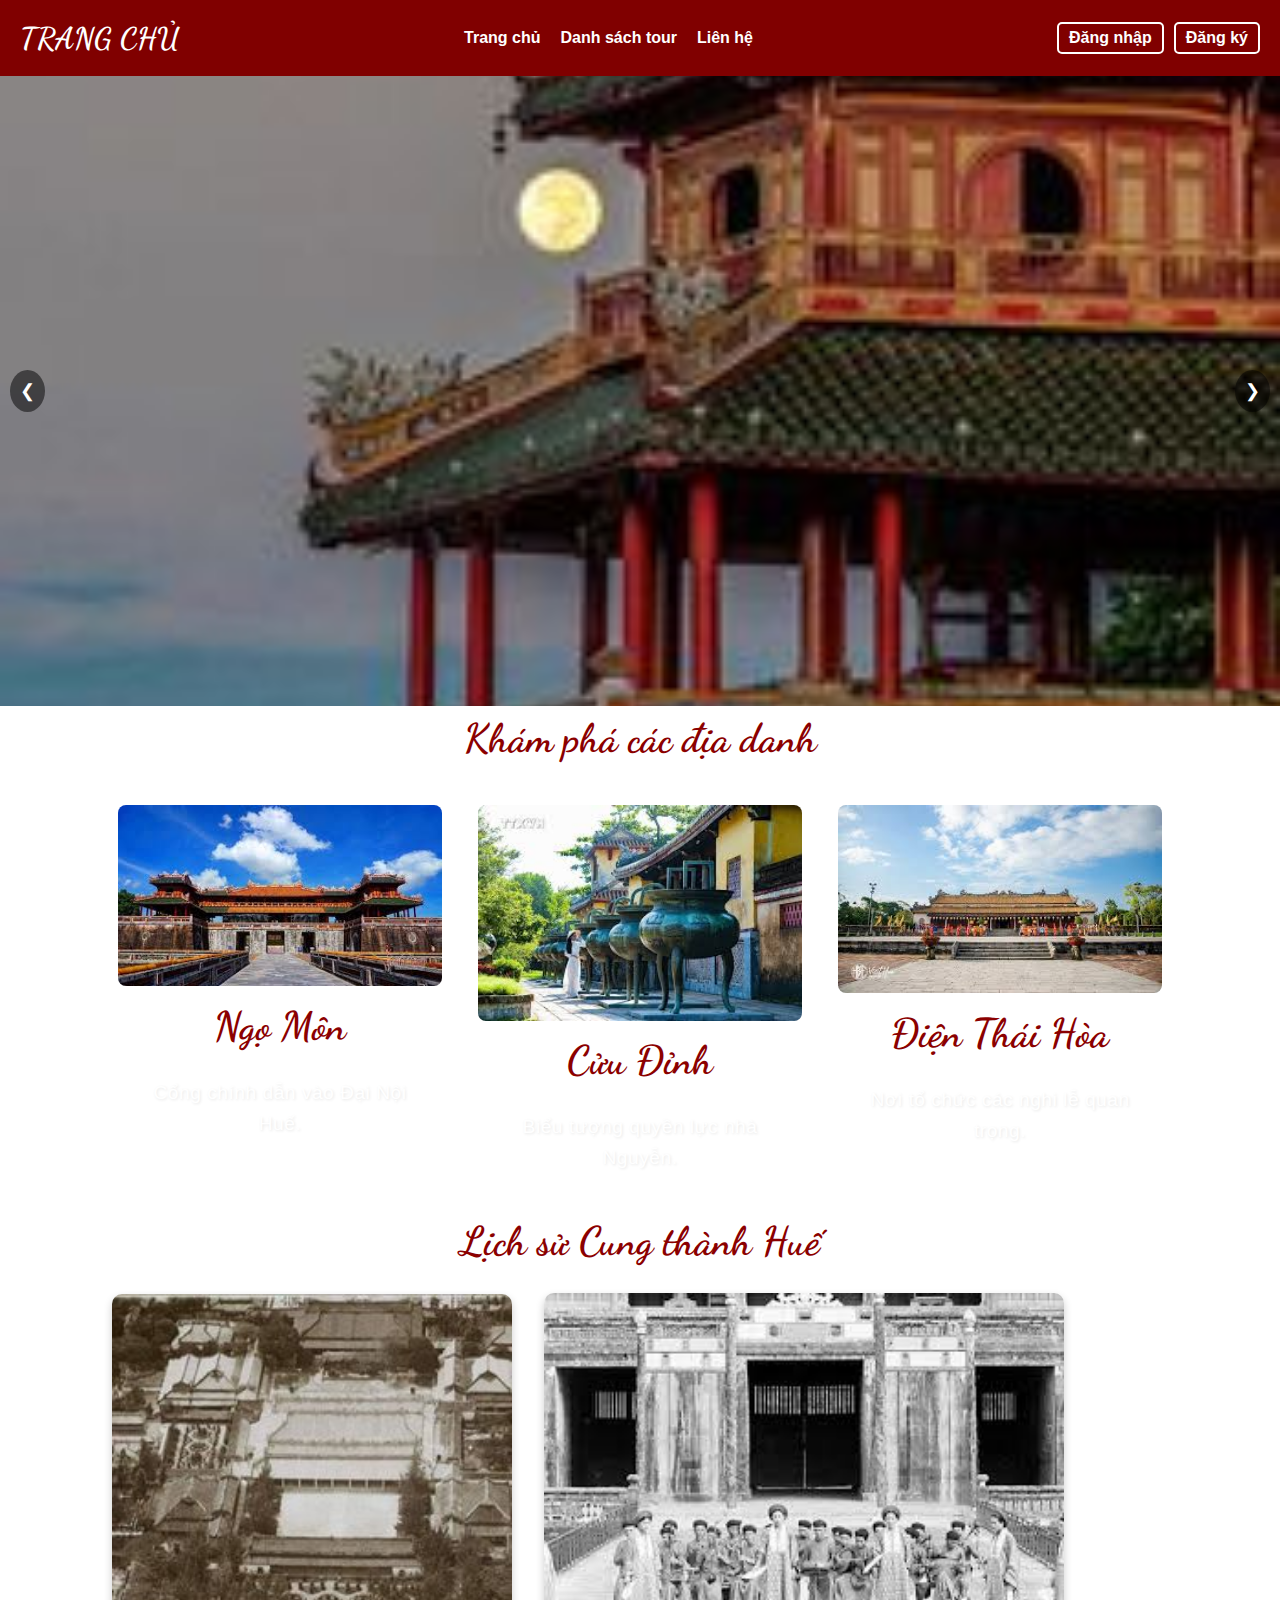
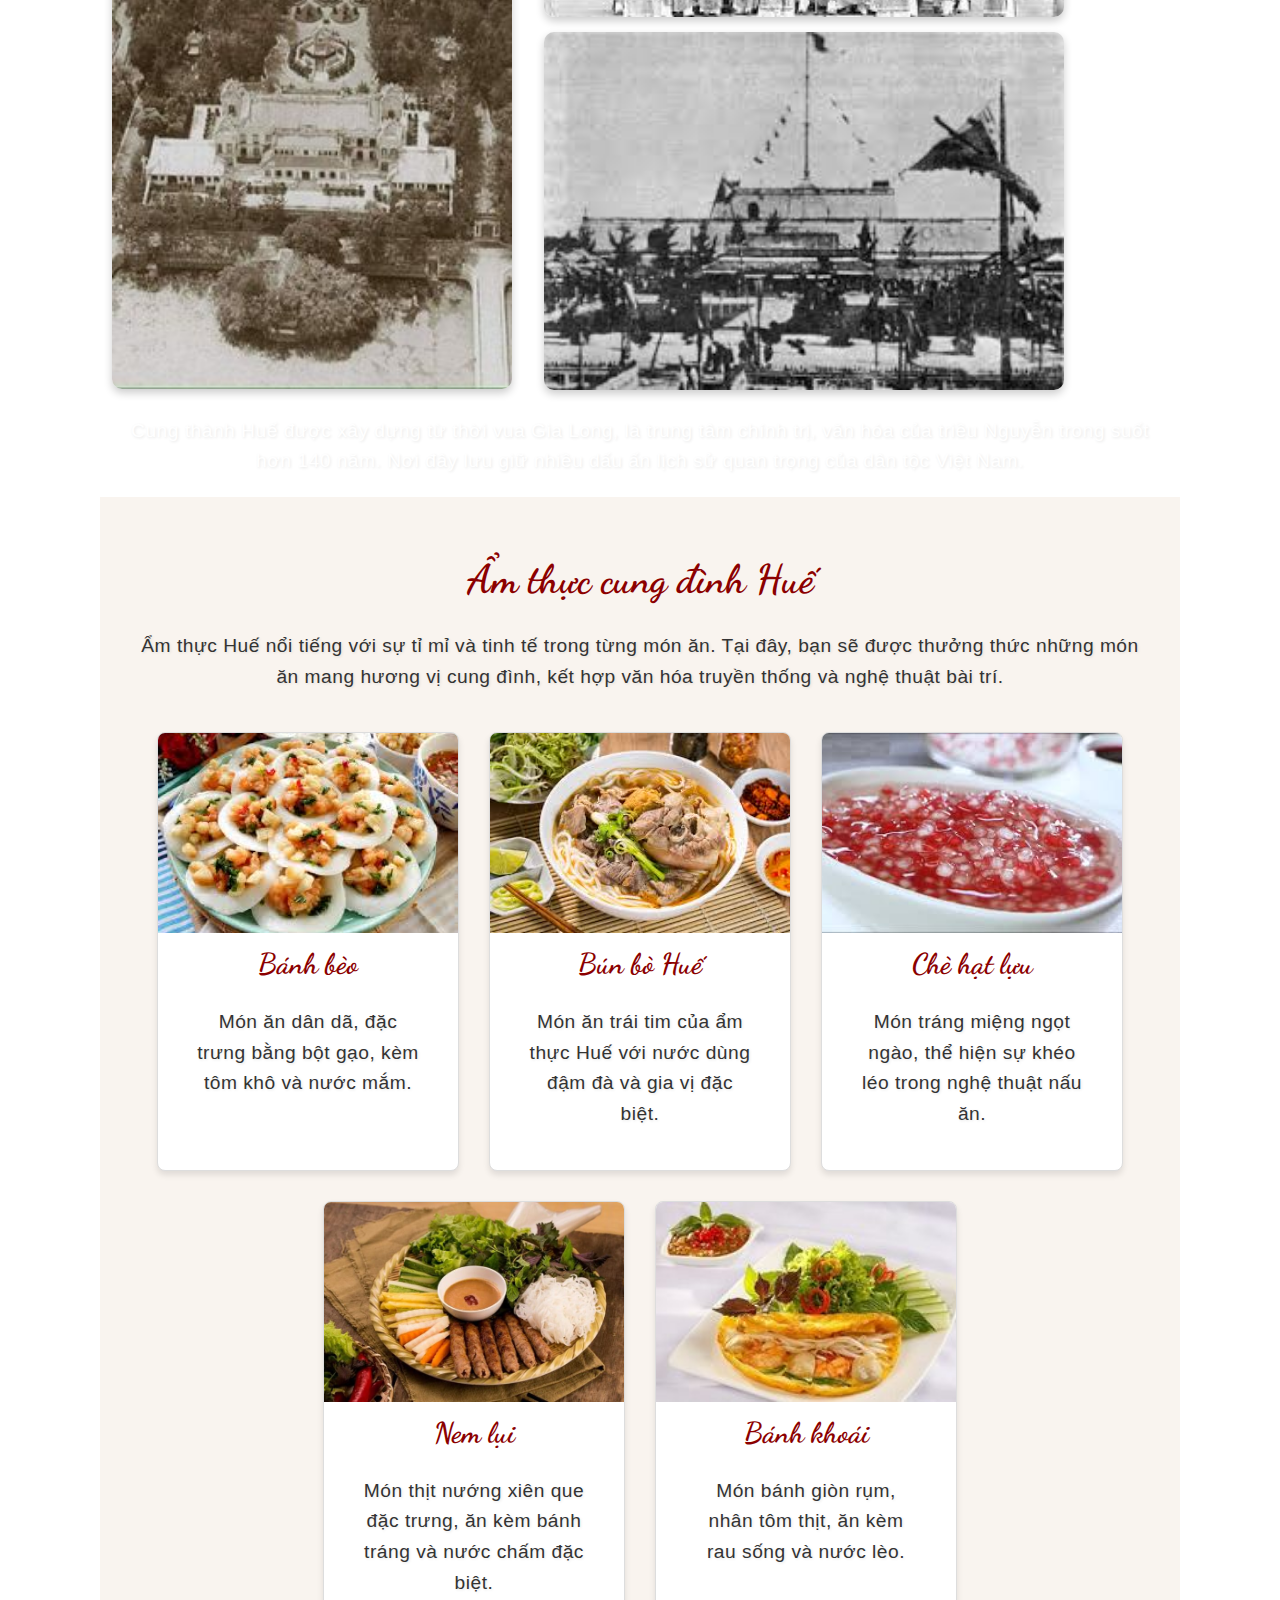
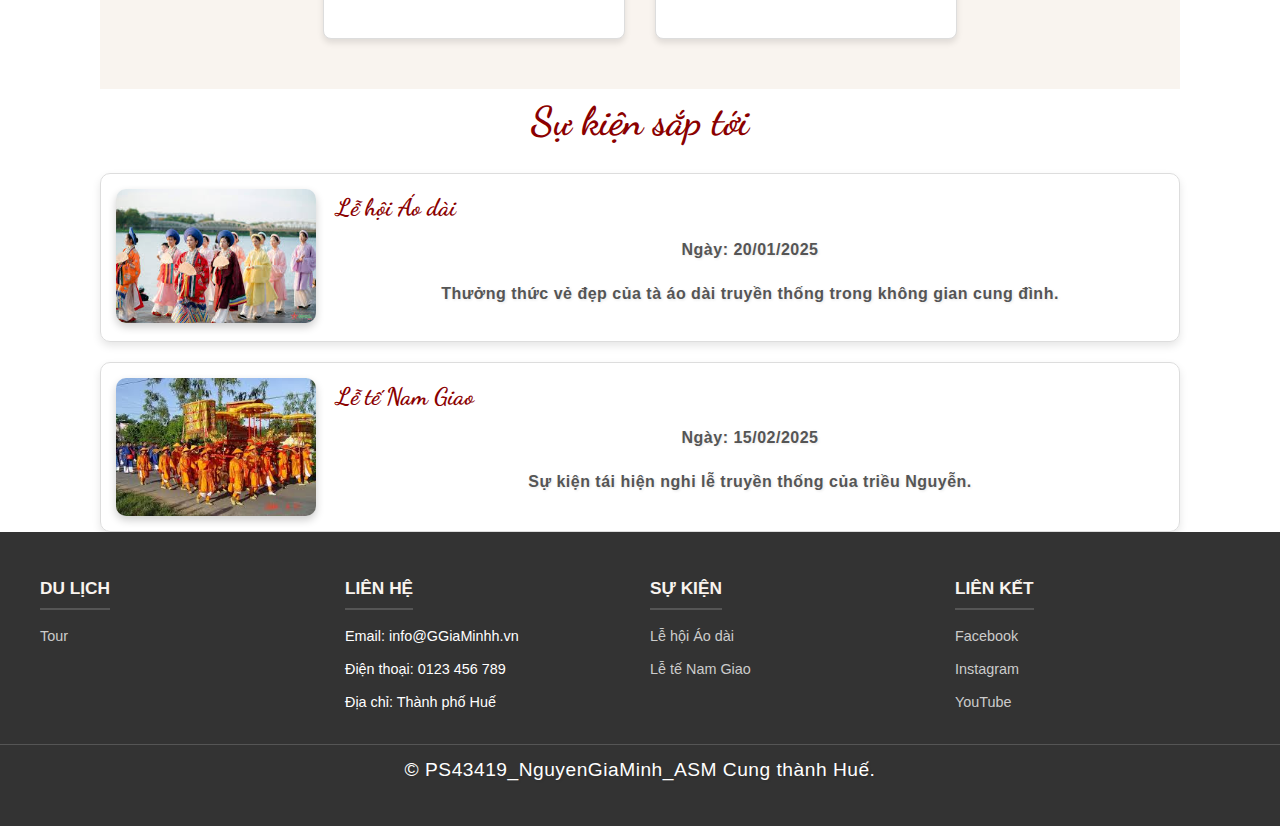
<file: index.html>
<!DOCTYPE html>
<html lang="vi">

<head>
    <meta charset="UTF-8">
    <meta name="viewport" content="width=device-width, initial-scale=1.0">
    <title>Khám phá Cung thành Huế</title>
    <link rel="stylesheet" href="index.css">
    <link rel="stylesheet" href="https://cdnjs.cloudflare.com/ajax/libs/font-awesome/6.4.2/css/all.min.css">
    <link rel="preconnect" href="https://fonts.googleapis.com">
    <link rel="preconnect" href="https://fonts.gstatic.com" crossorigin>
    <link href="https://fonts.googleapis.com/css2?family=Dancing+Script:wght@400..700&display=swap" rel="stylesheet">
    <script src="index.js"></script>
</head>

<body class="content scroll-reveal">

    <header>
        <nav class="navbar">
            <div class="logo">TRANG CHỦ</div>
            <ul class="menu">
                <li><a href="index.html">Trang chủ</a></li>
                <li><a href="Booking.html">Danh sách tour</a></li>
                <li><a href="#contact">Liên hệ</a></li>
                <li>
                    <a href="Cart.html" class="cart-icon">
                        <i class="fas fa-shopping-cart"></i>
                        <span id="cart-count">0</span>
                    </a>
                </li>
            </ul>
            <div class="user-info">
            </div>
        </nav>
    </header>

    <div class="banner">
        <div class="slider">
            <div class="slides">
                <div class="slide">
                    <img src="IMG/cungdinhhue.jpg" alt="Cung Đình Huế 1">
                </div>
                <div class="slide">
                    <img src="IMG/cungdinhhue3.jpg" alt="Cung Đình Huế 2">
                </div>
                <div class="slide">
                    <img src="IMG/cungdinhhue2.jpg" alt="Cung Đình Huế 3">
                </div>
            </div>
            <!-- Nút điều hướng -->
            <button class="prev" onclick="moveSlide(-1)">&#10094;</button>
            <button class="next" onclick="moveSlide(1)">&#10095;</button>
        </div>
    </div>

    <main>
        <section id="explore" class="content">
            <h2>Khám phá các địa danh</h2>
            <div class="places" id="dsdd">      
            </div>
        </section>

        <section id="history" class="content">
            <h2>Lịch sử Cung thành Huế</h2>
            <div id="history-content"></div>
        </section>

        <section id="cuisine" class="content">
            <h2>Ẩm thực cung đình Huế</h2>
            <p>
                Ẩm thực Huế nổi tiếng với sự tỉ mỉ và tinh tế trong từng món ăn. Tại đây, bạn sẽ được thưởng thức những món ăn mang hương vị cung đình, kết hợp văn hóa truyền thống và nghệ thuật bài trí.
            </p>
            <div id="cuisine-list"></div>
        </section>
        
        <section id="events" class="content">
            <h2>Sự kiện sắp tới</h2>
            <div id="event-list"></div>
        </section>
    </main>
   
    <footer>
        <div id="contact" class="footer-content">
            <div class="footer-column">
                <h4>Du lịch</h4>
                <ul>
                    <li><a href="Booking.html">Tour</a></li>
                </ul>
            </div>
            <div class="footer-column">
                <h4>Liên hệ</h4>
                <ul>
                    <li>Email: info@GGiaMinhh.vn</li>
                    <li>Điện thoại: 0123 456 789</li>
                    <li>Địa chỉ: Thành phố Huế</li>
                </ul>
            </div>
            <div class="footer-column">
                <h4>Sự kiện</h4>
                <ul>
                    <li><a href="#events">Lễ hội Áo dài</a></li>
                    <li><a href="#events">Lễ tế Nam Giao</a></li>
                </ul>
            </div>
            <div class="footer-column">
                <h4>Liên kết</h4>
                <ul>
                    <li><a href="#">Facebook</a></li>
                    <li><a href="#">Instagram</a></li>
                    <li><a href="#">YouTube</a></li>
                </ul>
            </div>
        </div>
        <p>&copy; PS43419_NguyenGiaMinh_ASM Cung thành Huế.</p>
    </footer>
    
</body>
</html>
</file>
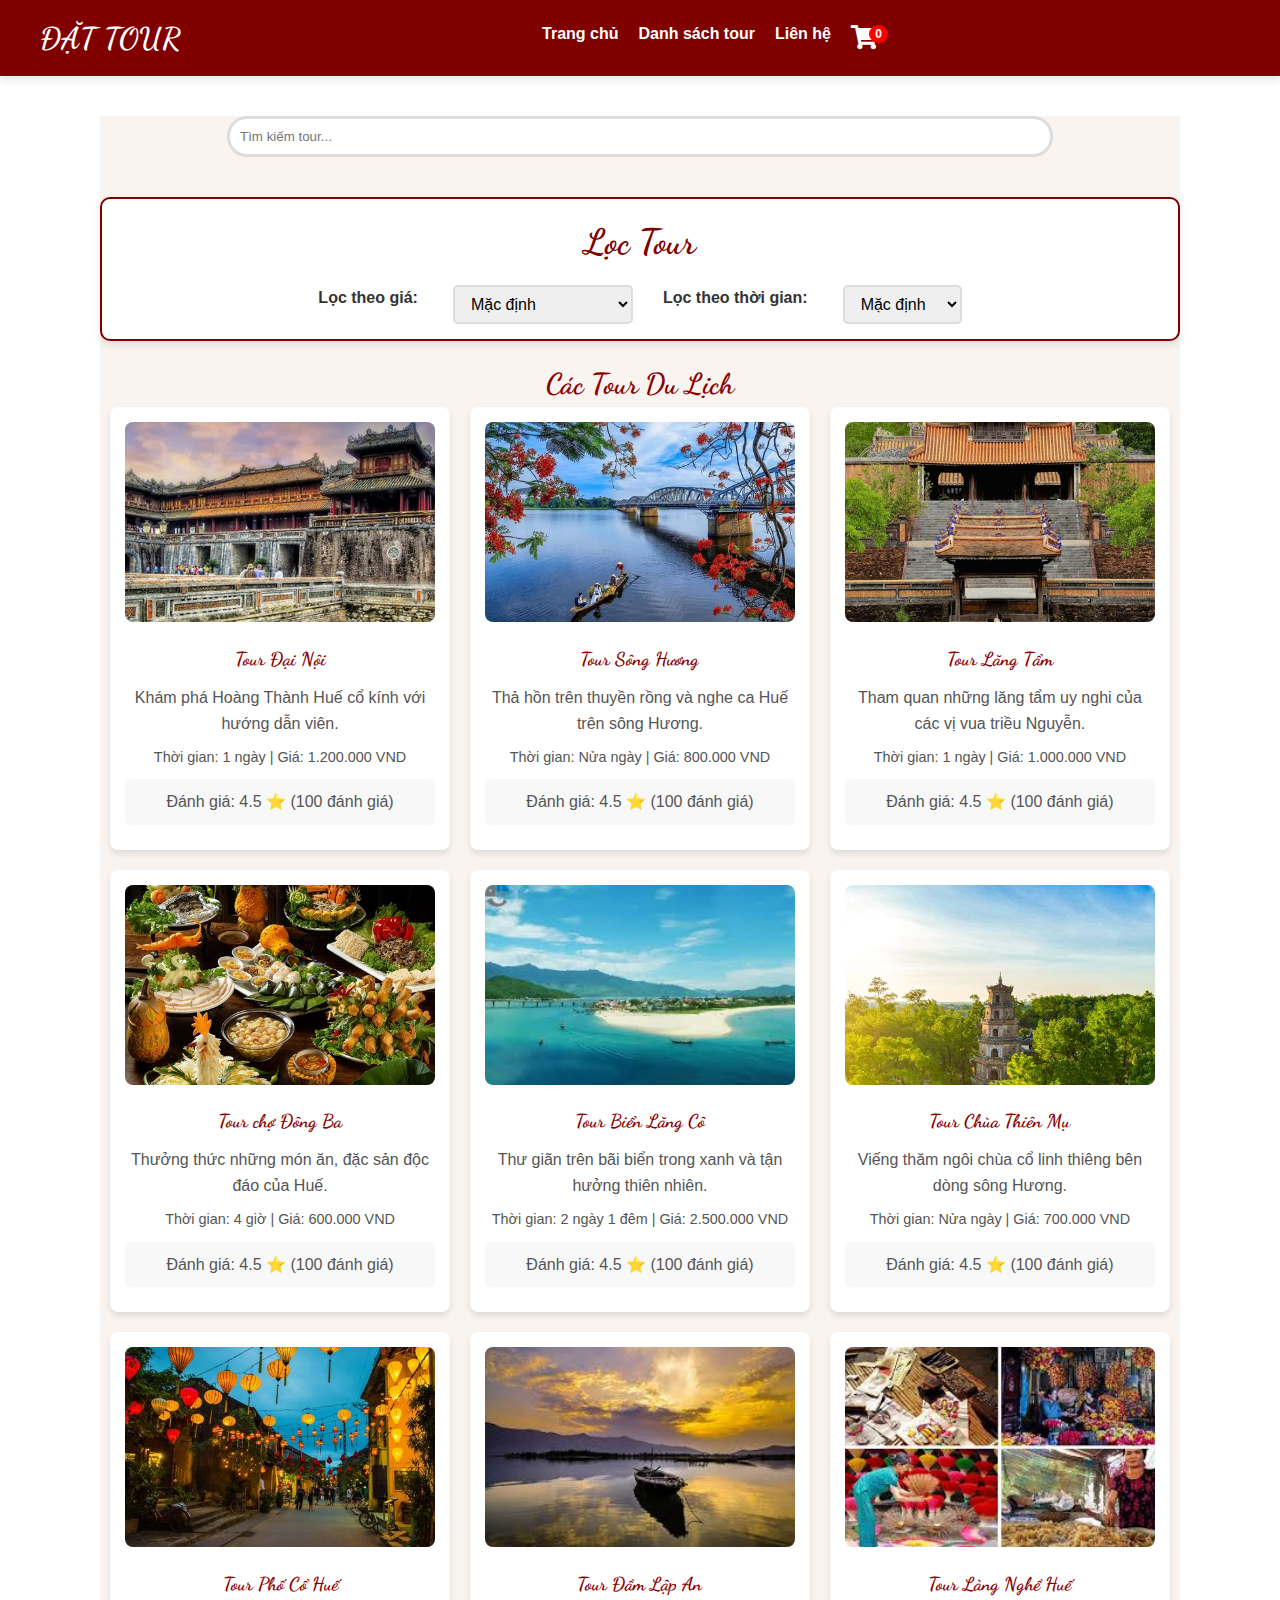
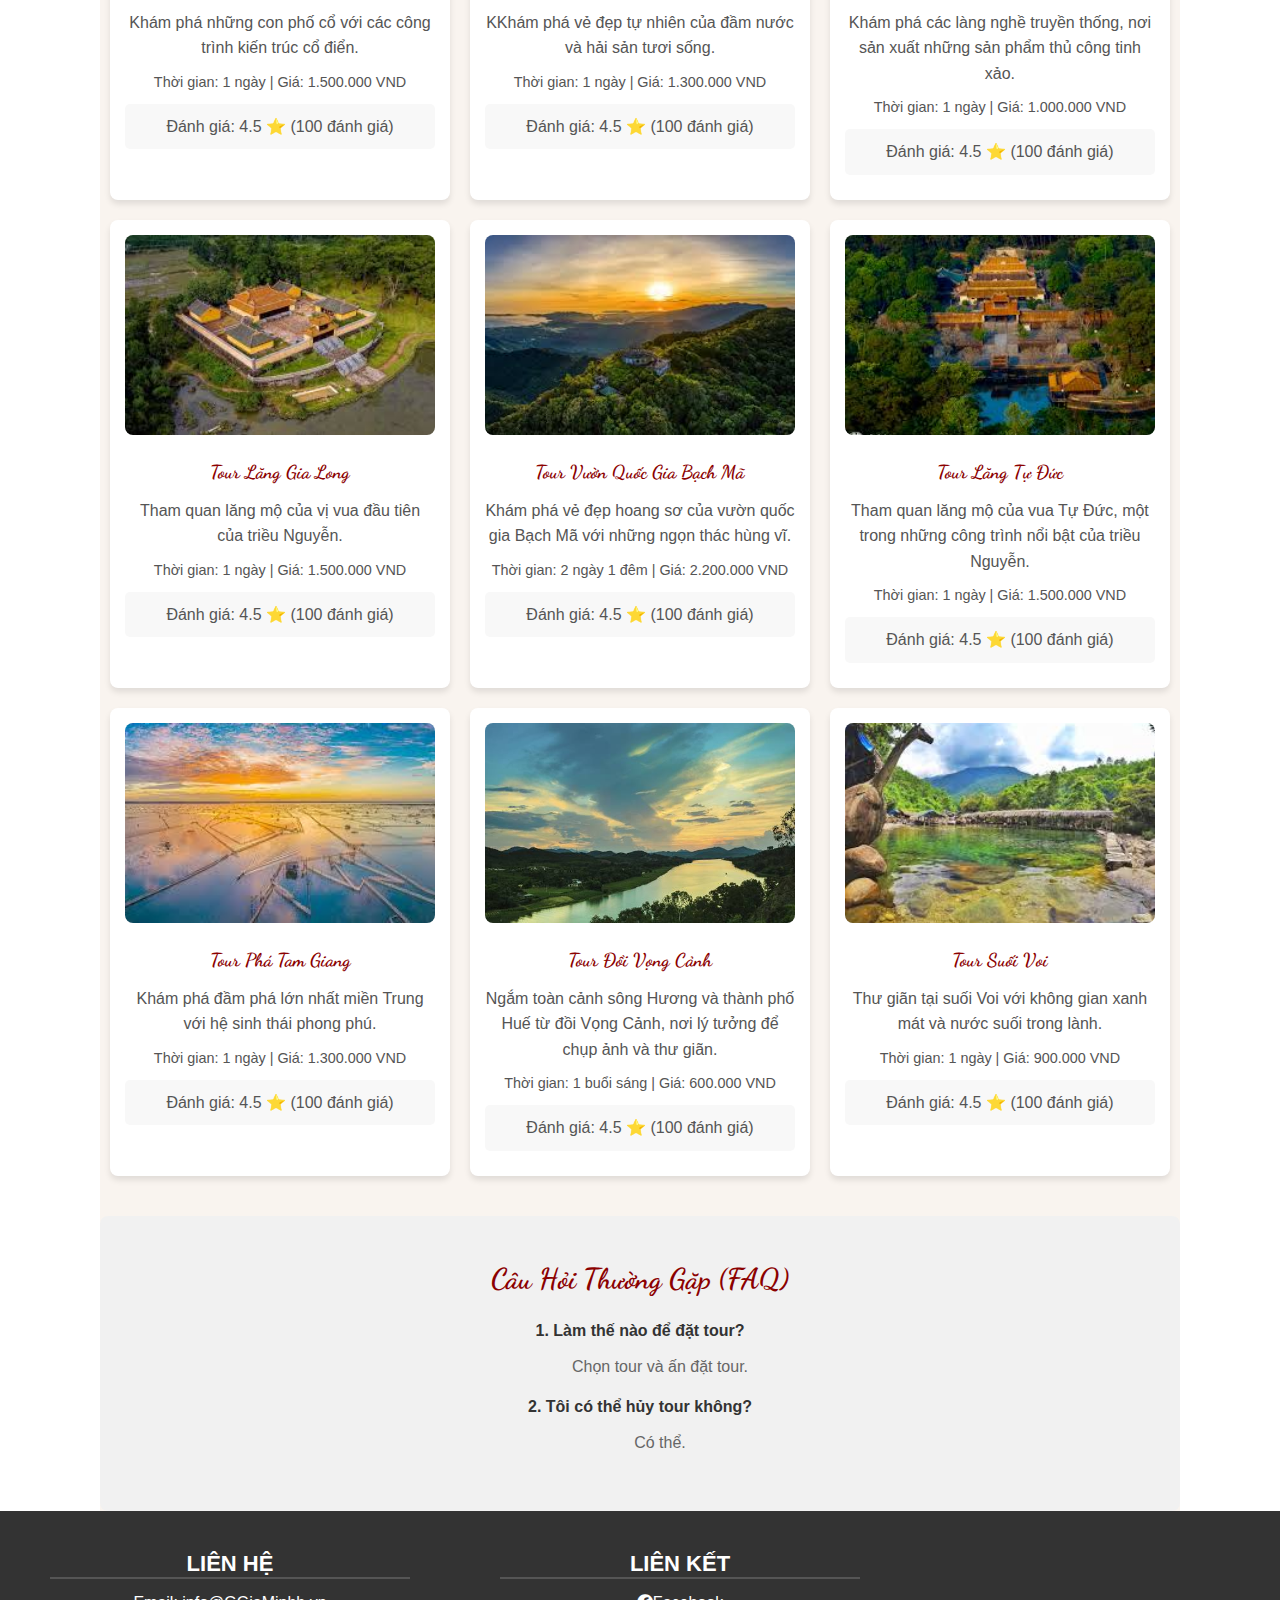
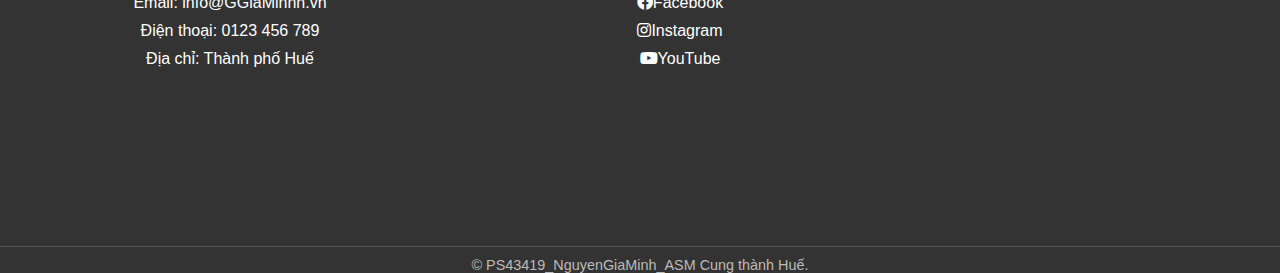
<file: Booking.html>
<!DOCTYPE html>
<html lang="vi">
<head>
    <meta charset="UTF-8">
    <meta name="viewport" content="width=device-width, initial-scale=1.0">
    <title>Đặt Tour Du Lịch Huế</title>
    <link rel="stylesheet" href="Booking.css">
    <link href="https://fonts.googleapis.com/css2?family=Dancing+Script:wght@400..700&display=swap" rel="stylesheet">
    <link rel="stylesheet" href="https://cdnjs.cloudflare.com/ajax/libs/font-awesome/6.4.2/css/all.min.css">
    <link rel="stylesheet" href="https://cdnjs.cloudflare.com/ajax/libs/font-awesome/5.15.4/css/all.min.css">
    <script src="Booking.js"></script>
</head>
<body>
    <script>
        window.onload = function(){
            onloadTours()
        }
    </script>
    <header>
        <nav class="navbar">
            <div class="logo">ĐẶT TOUR</div>
            <ul class="menu">
                <li><a href="index.html">Trang chủ</a></li>
                <li><a href="#tour-list">Danh sách tour</a></li>
                <li><a href="#contact">Liên hệ</a></li>
                <li>
                    <a href="Cart.html" class="cart-icon">
                        <i class="fas fa-shopping-cart"></i>
                        <span id="cart-count">0</span>
                    </a>
                </li>
            </ul>
            <div class="user-info">
            </div>
        </nav>
    </header>

    <main>
        <div id="search">
            <input type="text" placeholder="Tìm kiếm tour..." />    
        </div>

        <section id="filter">
            <h3>Lọc Tour</h3>
            <div class="filter-options">
                <label for="filter-price">Lọc theo giá:</label>
                <select id="filter-price">
                    <option value="default">Mặc định</option>
                    <option value="low-to-high">Giá: Thấp đến cao</option>
                    <option value="high-to-low">Giá: Cao đến thấp</option>
                </select>
        
                <label for="filter-duration">Lọc theo thời gian:</label>
                <select id="filter-duration">
                    <option value="default">Mặc định</option>
                    <option value="half-day">Nửa ngày</option>
                    <option value="one-day">1 ngày</option>
                    <option value="two-days">2 ngày</option>
                </select>
            </div>
        </section>

    <section id="tours" class="content scroll-reveal">
        <h2>Các Tour Du Lịch</h2>
        <div id="tour-list"></div>
    </section>
    

    <section id="faq">
        <h2>Câu Hỏi Thường Gặp (FAQ)</h2>
        <dl>
            <dt>1. Làm thế nào để đặt tour?</dt>
            <dd>Chọn tour và ấn đặt tour.</dd>
            <dt>2. Tôi có thể hủy tour không?</dt>
            <dd>Có thể.</dd>
        </dl>
    </section>
    </main>

    <footer id="contact" class="contact-footer">
        <div id="contact" class="footer-content">
            <div class="footer-column">
                <h4>LIÊN HỆ</h4>
                <ul>
                    <li>Email: info@GGiaMinhh.vn</li>
                    <li>Điện thoại: 0123 456 789</li>
                    <li>Địa chỉ: Thành phố Huế</li>
                </ul>
            </div>
            <div class="footer-column">
                <h4>LIÊN KẾT</h4>
                <ul>
                    <li><a href="#"><i class="fab fa-facebook"></i>Facebook</a></li>
                    <li><a href="#"><i class="fab fa-instagram"></i>Instagram</a></li>
                    <li><a href="#"><i class="fab fa-youtube"></i>YouTube</a></li>
                </ul>
            </div>
            <div id="map">
                <iframe src="https://www.google.com/maps/embed?pb=!1m18!1m12!1m3!1d3826.1447151367406!2d107.56252580997983!3d16.468208384204956!2m3!1f0!2f0!3f0!3m2!1i1024!2i768!4f13.1!3m3!1m2!1s0x3141a6cf9a7ee303%3A0x6a2e98403a998f1b!2zTMOqIER14bqpbiwgVHAuIEh14bq_LCBUaMOgbmggcGjhu5EgSHXhur8sIFZp4buHdCBOYW0!5e0!3m2!1svi!2s!4v1739968874006!5m2!1svi!2s" width="600" height="450" style="border:0;" allowfullscreen="" loading="lazy" referrerpolicy="no-referrer-when-downgrade"></iframe>
            </div>
        </div>
        <p>&copy; PS43419_NguyenGiaMinh_ASM Cung thành Huế.</p>
    </footer>
    <button id="backToTop">▲</button>
    
</body>
</html>
</file>
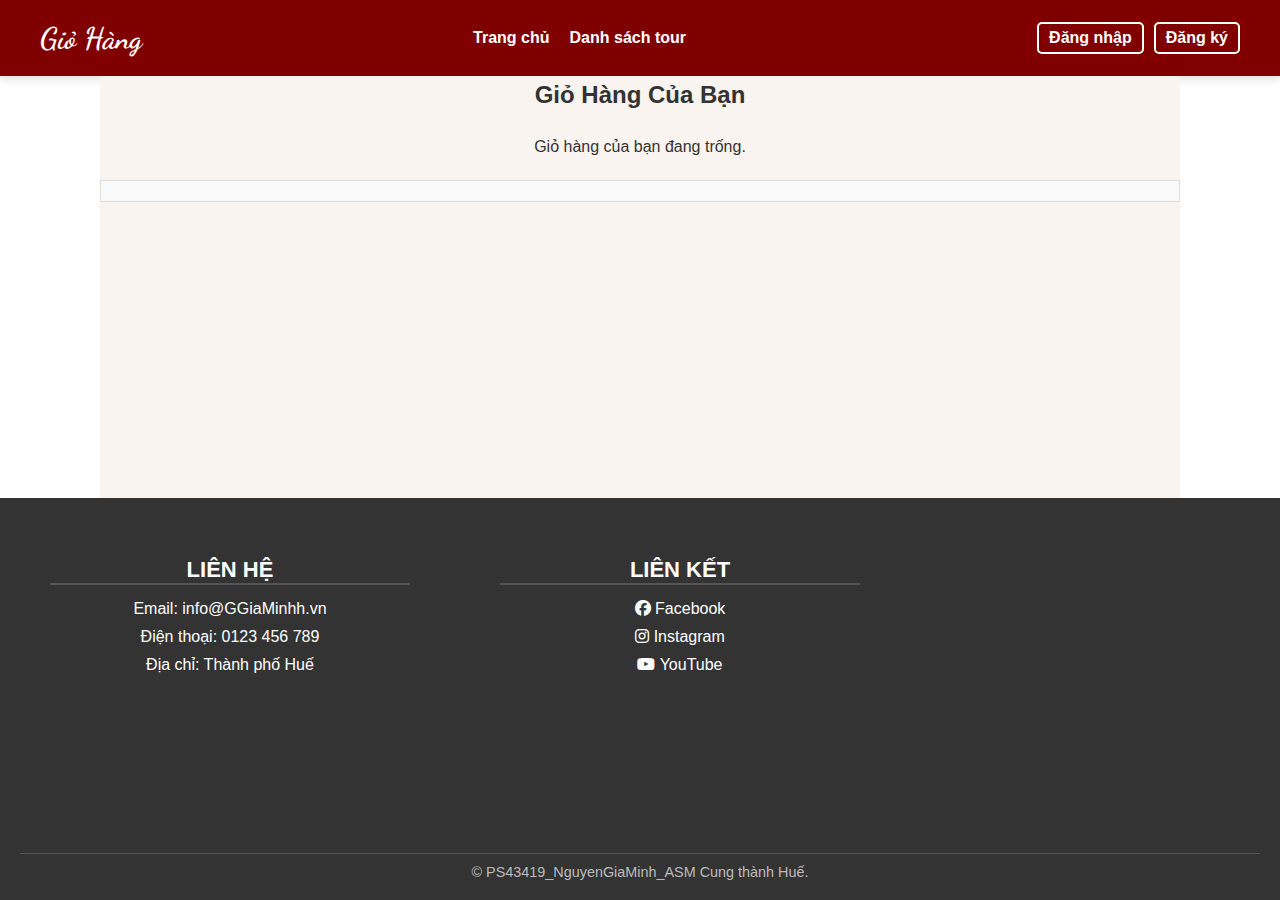
<file: Cart.html>
<!DOCTYPE html>
<html lang="vi">
<head>
    <meta charset="UTF-8">
    <meta name="viewport" content="width=device-width, initial-scale=1.0">
    <title>Giỏ Hàng</title>
    <link rel="stylesheet" href="Details.css">
    <link href="https://fonts.googleapis.com/css2?family=Dancing+Script:wght@400..700&display=swap" rel="stylesheet">
    <link rel="stylesheet" href="https://cdnjs.cloudflare.com/ajax/libs/font-awesome/6.4.2/css/all.min.css">
    <script src="Cart.js" defer></script>
</head>
<body>
    <!-- Header -->
    <header>
        <nav class="navbar">
            <div class="logo">Giỏ Hàng</div>
            <ul class="menu">
                <li><a href="index.html">Trang chủ</a></li>
                <li><a href="Booking.html">Danh sách tour</a></li>
                <li>
                    <a href="Cart.html" class="cart-icon">
                        <i class="fas fa-shopping-cart"></i>
                        <span id="cart-count">0</span>
                    </a>
                </li>
            </ul>
            <div class="user-info">
            </div>
        </nav>
    </header>

    <main>
        <section id="cart" class="content scroll-reveal">
            <h2>Giỏ Hàng Của Bạn</h2>
            <div class="cart-items">
                <p>Đang tải giỏ hàng...</p>
            </div>
            <div class="cart-summary">
                <h3>Tóm Tắt Giỏ Hàng</h3>
                <p><strong>Tổng Tiền:</strong> <span id="total-price">0</span> VND</p>
            </div>
            <div class="cart-actions">
            </div>
        </section>
    </main>

    <!-- Footer -->
    <footer id="contact" class="contact-footer">
        <div class="footer-content">
            <div class="footer-column">
                <h4>LIÊN HỆ</h4>
                <ul>
                    <li>Email: info@GGiaMinhh.vn</li>
                    <li>Điện thoại: 0123 456 789</li>
                    <li>Địa chỉ: Thành phố Huế</li>
                </ul>
            </div>
            <div class="footer-column">
                <h4>LIÊN KẾT</h4>
                <ul>
                    <li><a href="#"><i class="fab fa-facebook"></i> Facebook</a></li>
                    <li><a href="#"><i class="fab fa-instagram"></i> Instagram</a></li>
                    <li><a href="#"><i class="fab fa-youtube"></i> YouTube</a></li>
                </ul>
            </div>
            <div id="map">
                <iframe src="https://www.google.com/maps/embed?pb=!1m18!1m12!1m3!1d3826.1447151367406!2d107.56252580997983!3d16.468208384204956!2m3!1f0!2f0!3f0!3m2!1i1024!2i768!4f13.1!3m3!1m2!1s0x3141a6cf9a7ee303%3A0x6a2e98403a998f1b!2zTMOqIER14bqpbiwgVHAuIEh14bq_LCBUaMOgbmggcGjhu5EgSHXhur8sIFZp4buHdCBOYW0!5e0!3m2!1svi!2s!4v1739968874006!5m2!1svi!2s" width="600" height="450" style="border:0;" allowfullscreen="" loading="lazy" referrerpolicy="no-referrer-when-downgrade"></iframe>
            </div>
        </div> 
        <p>&copy; PS43419_NguyenGiaMinh_ASM Cung thành Huế.</p>
    </footer>
</body>
</file>
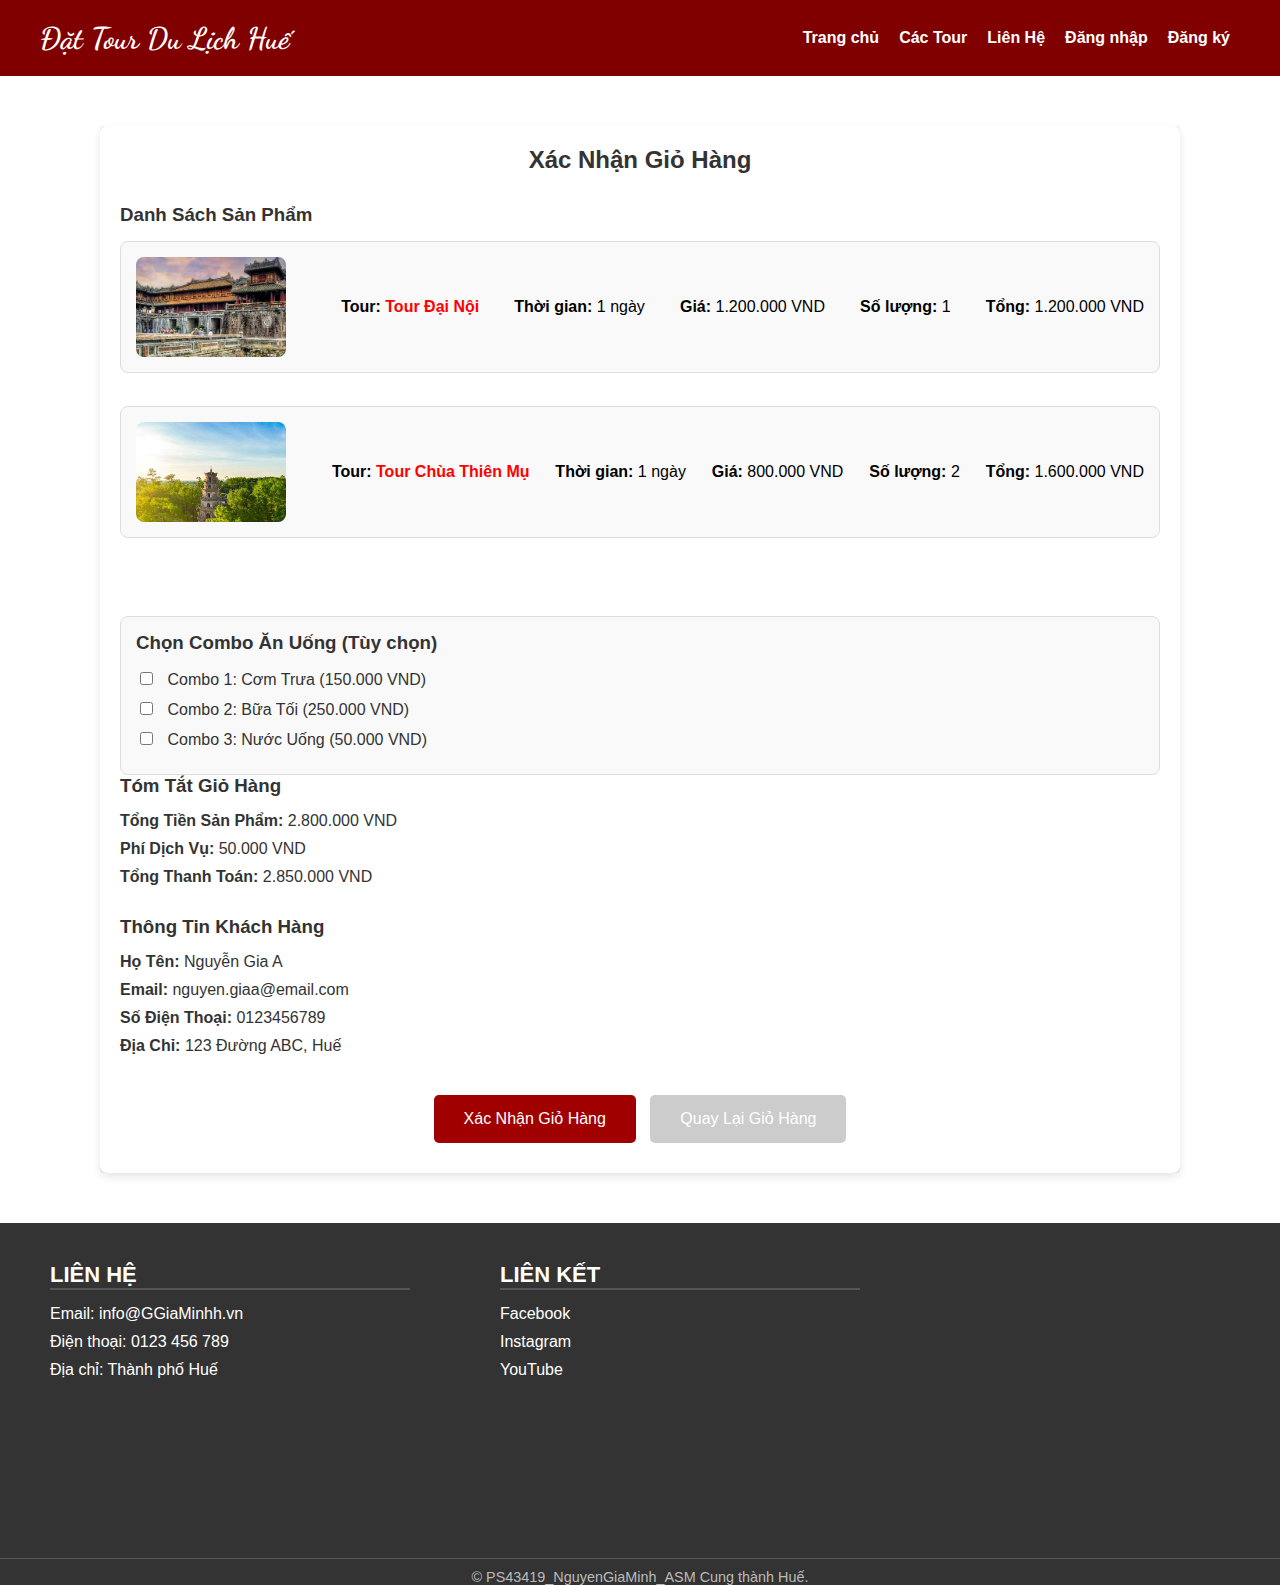
<file: Confirm.html>
<!DOCTYPE html>
<html lang="vi">
<head>
    <meta charset="UTF-8">
    <meta name="viewport" content="width=device-width, initial-scale=1.0">
    <title>Xác Nhận Giỏ Hàng</title>
    <link rel="stylesheet" href="Confirm.css">
    <link href="https://fonts.googleapis.com/css2?family=Dancing+Script:wght@700&display=swap" rel="stylesheet">

</head>
<body>
    <header>
        <nav class="navbar">
            <div class="logo">Đặt Tour Du Lịch Huế</div>
            <ul class="menu">
                <li><a href="index.html">Trang chủ</a></li>
                <li><a href="#tour-list">Các Tour</a></li>
                <li><a href="#contact">Liên Hệ</a></li>
                <li><a href="Login.html">Đăng nhập</a></li>
                <li><a href="Register.html">Đăng ký</a></li>
            </ul>
        </nav>
    </header>
    
    <main>
    <section id="cart-confirmation">
        <h2>Xác Nhận Giỏ Hàng</h2>

        <div class="cart-items">
            <h3>Danh Sách Sản Phẩm</h3>
            <div class="cart-item">
                <img src="/IMG_Booking/tour1.jpg">
                <p><strong>Tour:</strong> <span class= "tour-name">Tour Đại Nội</span></p>
                <p><strong>Thời gian:</strong> 1 ngày</p>
                <p><strong>Giá:</strong> 1.200.000 VND</p>
                <p><strong>Số lượng:</strong> 1</p>
                <p><strong>Tổng:</strong> 1.200.000 VND</p>
            </div>
            <br>

            <div class="cart-item">
                <img src="/IMG_Booking/tour6.jpg">
                <p><strong>Tour:</strong> <span class= "tour-name">Tour Chùa Thiên Mụ</span></p>
                <p><strong>Thời gian:</strong> 1 ngày</p>
                <p><strong>Giá:</strong> 800.000 VND</p>
                <p><strong>Số lượng:</strong> 2</p>
                <p><strong>Tổng:</strong> 1.600.000 VND</p>
            </div>
        </div>
        <br>

        <div class="combo-selection">
            <h3>Chọn Combo Ăn Uống (Tùy chọn)</h3>
            <div class="combo-item">
                <input type="checkbox" id="combo1" name="combo1">
                <label for="combo1">Combo 1: Cơm Trưa (150.000 VND)</label>
            </div>
            <div class="combo-item">
                <input type="checkbox" id="combo2" name="combo2">
                <label for="combo2">Combo 2: Bữa Tối (250.000 VND)</label>
            </div>
            <div class="combo-item">
                <input type="checkbox" id="combo3" name="combo3">
                <label for="combo3">Combo 3: Nước Uống (50.000 VND)</label>
            </div>
        </div>

        <div class="cart-summary">
            <h3>Tóm Tắt Giỏ Hàng</h3>
            <p><strong>Tổng Tiền Sản Phẩm:</strong> 2.800.000 VND</p>
            <p><strong>Phí Dịch Vụ:</strong> 50.000 VND</p>
            <p><strong>Tổng Thanh Toán:</strong> 2.850.000 VND</p>
        </div>

        <div class="customer-info">
            <h3>Thông Tin Khách Hàng</h3>
            <p><strong>Họ Tên:</strong> Nguyễn Gia A</p>
            <p><strong>Email:</strong> nguyen.giaa@email.com</p>
            <p><strong>Số Điện Thoại:</strong> 0123456789</p>
            <p><strong>Địa Chỉ:</strong> 123 Đường ABC, Huế</p>
        </div>

        <div class="action-buttons">
            <button class="confirm-btn">Xác Nhận Giỏ Hàng</button>
            <button class="back-btn" onclick="window.location.href='cart.html'">Quay Lại Giỏ Hàng</button>
        </div>
    </section>
    </main>
    
    <footer id="contact" class="contact-footer">
        <div id="contact" class="footer-content">
            <div class="footer-column">
                <h4>LIÊN HỆ</h4>
                <ul>
                    <li>Email: info@GGiaMinhh.vn</li>
                    <li>Điện thoại: 0123 456 789</li>
                    <li>Địa chỉ: Thành phố Huế</li>
                </ul>
            </div>
            <div class="footer-column">
                <h4>LIÊN KẾT</h4>
                <ul>
                    <li><a href="#"><i class="fab fa-facebook"></i>Facebook</a></li>
                    <li><a href="#"><i class="fab fa-instagram"></i>Instagram</a></li>
                    <li><a href="#"><i class="fab fa-youtube"></i>YouTube</a></li>
                </ul>
            </div>
            <div id="map">
                <iframe src="https://www.google.com/maps/embed?pb=!1m18!1m12!1m3!1d3826.1447151367406!2d107.56252580997983!3d16.468208384204956!2m3!1f0!2f0!3f0!3m2!1i1024!2i768!4f13.1!3m3!1m2!1s0x3141a6cf9a7ee303%3A0x6a2e98403a998f1b!2zTMOqIER14bqpbiwgVHAuIEh14bq_LCBUaMOgbmggcGjhu5EgSHXhur8sIFZp4buHdCBOYW0!5e0!3m2!1svi!2s!4v1739968874006!5m2!1svi!2s" width="600" height="450" style="border:0;" allowfullscreen="" loading="lazy" referrerpolicy="no-referrer-when-downgrade"></iframe>
            </div>
        </div>
        <p>&copy; PS43419_NguyenGiaMinh_ASM Cung thành Huế.</p>
    </footer>
</body>
</html>
</file>
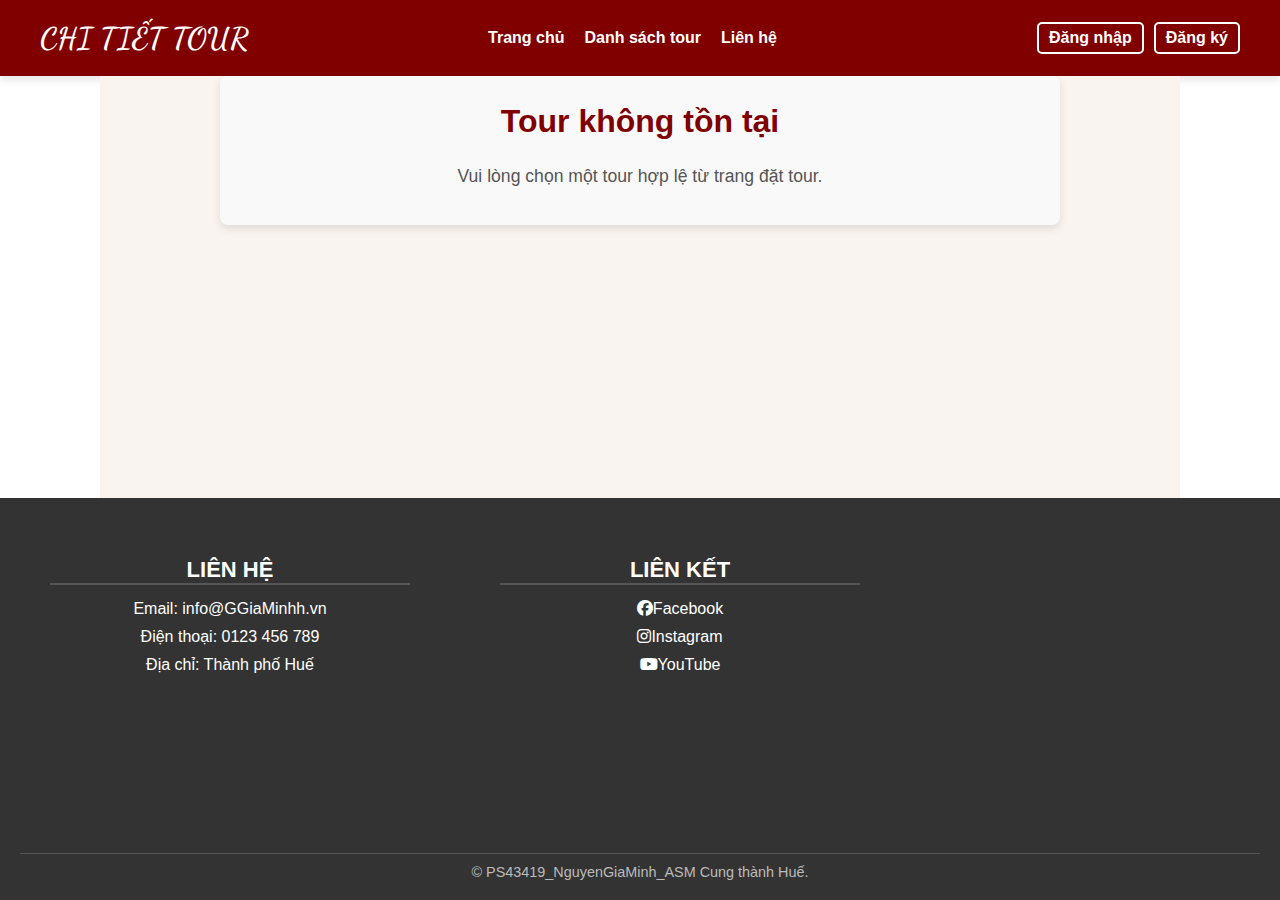
<file: Details.html>
<!DOCTYPE html>
<html lang="vi">
<head>
    <meta charset="UTF-8">
    <meta name="viewport" content="width=device-width, initial-scale=1.0">
    <title>Chi Tiết Tour Đại Nội</title>
    <link rel="stylesheet" href="Details.css">
    <link href="https://fonts.googleapis.com/css2?family=Dancing+Script:wght@400..700&display=swap" rel="stylesheet">
    <link rel="stylesheet" href="https://cdnjs.cloudflare.com/ajax/libs/font-awesome/6.4.2/css/all.min.css">
    <script src="Details.js"></script>
</head>
<body>
    <script>
        window.onload = function() {
            onloadTourDetails();
        }
    </script>

<header>
    <nav class="navbar">
        <div class="logo">CHI TIẾT TOUR</div>
        <ul class="menu">
            <li><a href="index.html">Trang chủ</a></li>
            <li><a href="#tour-list">Danh sách tour</a></li>
            <li><a href="#contact">Liên hệ</a></li>
            <li>
                <a href="Cart.html" class="cart-icon">
                    <i class="fas fa-shopping-cart"></i>
                    <span id="cart-count">0</span>
                </a>
            </li>
        </ul>
        <div class="user-info">
            <!-- Nội dung sẽ được thêm động qua JavaScript -->
        </div>
    </nav>
</header>

    <main>
        <section class="tour-detail content scroll-reveal">
            <p>Đang tải thông tin chi tiết tour...</p>
        </section>
    </main>
    
    <footer id="contact" class="contact-footer">
        <div class="footer-content">
            <div class="footer-column">
                <h4>LIÊN HỆ</h4>
                <ul>
                    <li>Email: info@GGiaMinhh.vn</li>
                    <li>Điện thoại: 0123 456 789</li>
                    <li>Địa chỉ: Thành phố Huế</li>
                </ul>
            </div>
            <div class="footer-column">
                <h4>LIÊN KẾT</h4>
                <ul>
                    <li><a href="#"><i class="fab fa-facebook"></i>Facebook</a></li>
                    <li><a href="#"><i class="fab fa-instagram"></i>Instagram</a></li>
                    <li><a href="#"><i class="fab fa-youtube"></i>YouTube</a></li>
                </ul>
            </div>
            <div id="map">
                <iframe src="https://www.google.com/maps/embed?pb=!1m18!1m12!1m3!1d3826.1447151367406!2d107.56252580997983!3d16.468208384204956!2m3!1f0!2f0!3f0!3m2!1i1024!2i768!4f13.1!3m3!1m2!1s0x3141a6cf9a7ee303%3A0x6a2e98403a998f1b!2zTMOqIER14bqpbiwgVHAuIEh14bq_LCBUaMOgbmggcGjhu5EgSHXhur8sIFZp4buHdCBOYW0!5e0!3m2!1svi!2s!4v1739968874006!5m2!1svi!2s" width="600" height="450" style="border:0;" allowfullscreen="" loading="lazy" referrerpolicy="no-referrer-when-downgrade"></iframe>
            </div>
        </div>
        <p>&copy; PS43419_NguyenGiaMinh_ASM Cung thành Huế.</p>
    </footer>
</body>
</html>
</file>
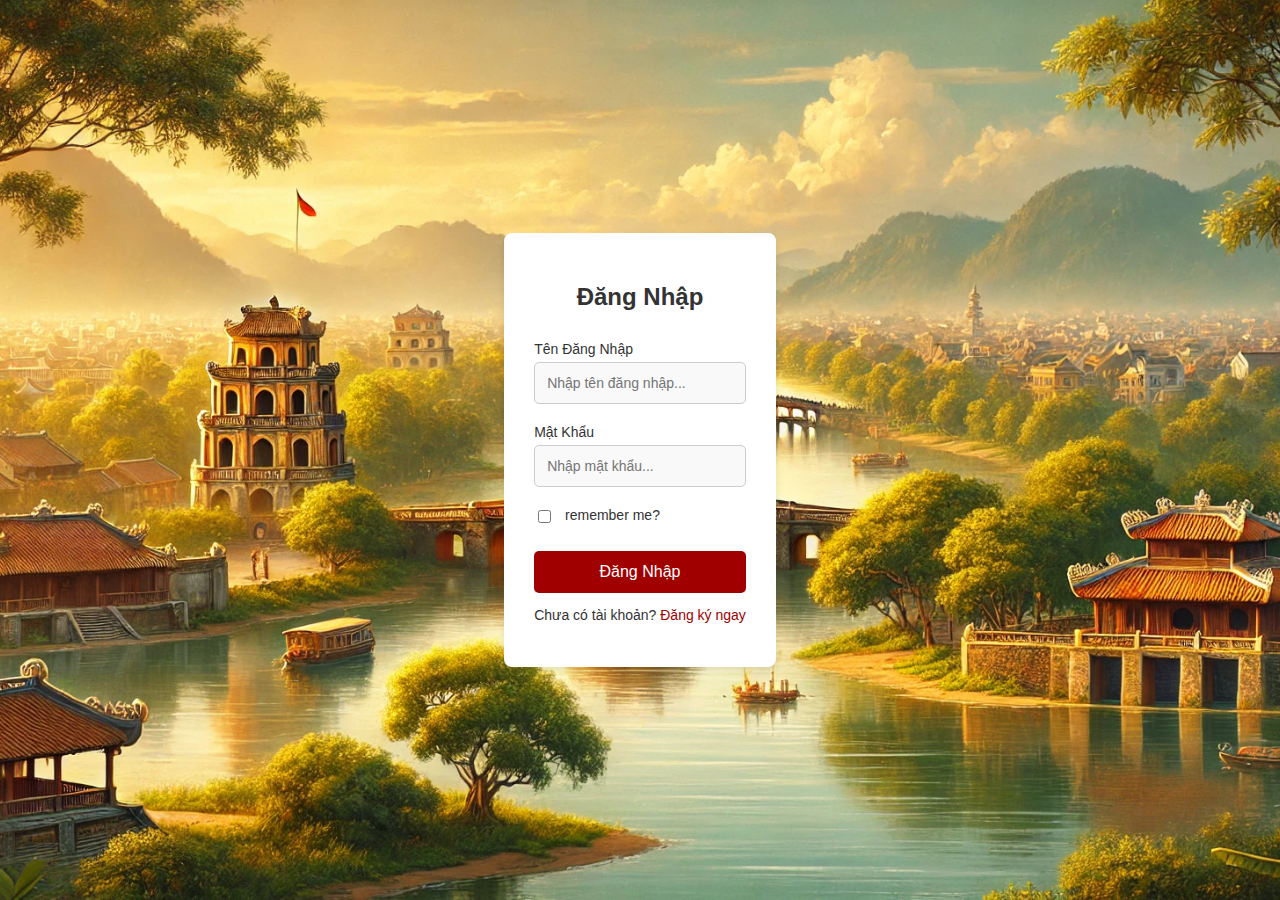
<file: Login.html>
<!DOCTYPE html>
<html lang="vi">
<head>
    <meta charset="UTF-8">
    <meta name="viewport" content="width=device-width, initial-scale=1.0">
    <title>Đăng Nhập</title>
    <link rel="stylesheet" href="Login-New.css">
    <script src="Login.js" defer></script>
</head>
<body>
    <section id="login">
        <div class="container">
            <h2>Đăng Nhập</h2>
            <form id="login-form">
                <div class="input-group">
                    <label for="username">Tên Đăng Nhập</label>
                    <input type="text" id="username" name="username" placeholder="Nhập tên đăng nhập...">
                    <div class="form-message-username"></div> <!-- Thêm phần tử này -->
                </div>
            
                <div class="input-group">
                    <label for="password">Mật Khẩu</label>
                    <input type="password" id="password" name="password" placeholder="Nhập mật khẩu...">
                    <div class="form-message-password"></div> <!-- Thêm phần tử này -->
                </div>
            
                <div class="input-group">
                    <label for="remember-me">
                        <input type="checkbox" id="remember-me" name="remember_me"> remember me?
                    </label>
                </div>
            
                <button type="submit">Đăng Nhập</button>
                <p class="switch-form">Chưa có tài khoản? <a href="register.html">Đăng ký ngay</a></p>
            </form>
        </div>
    </section>
</body>
</html>
</file>
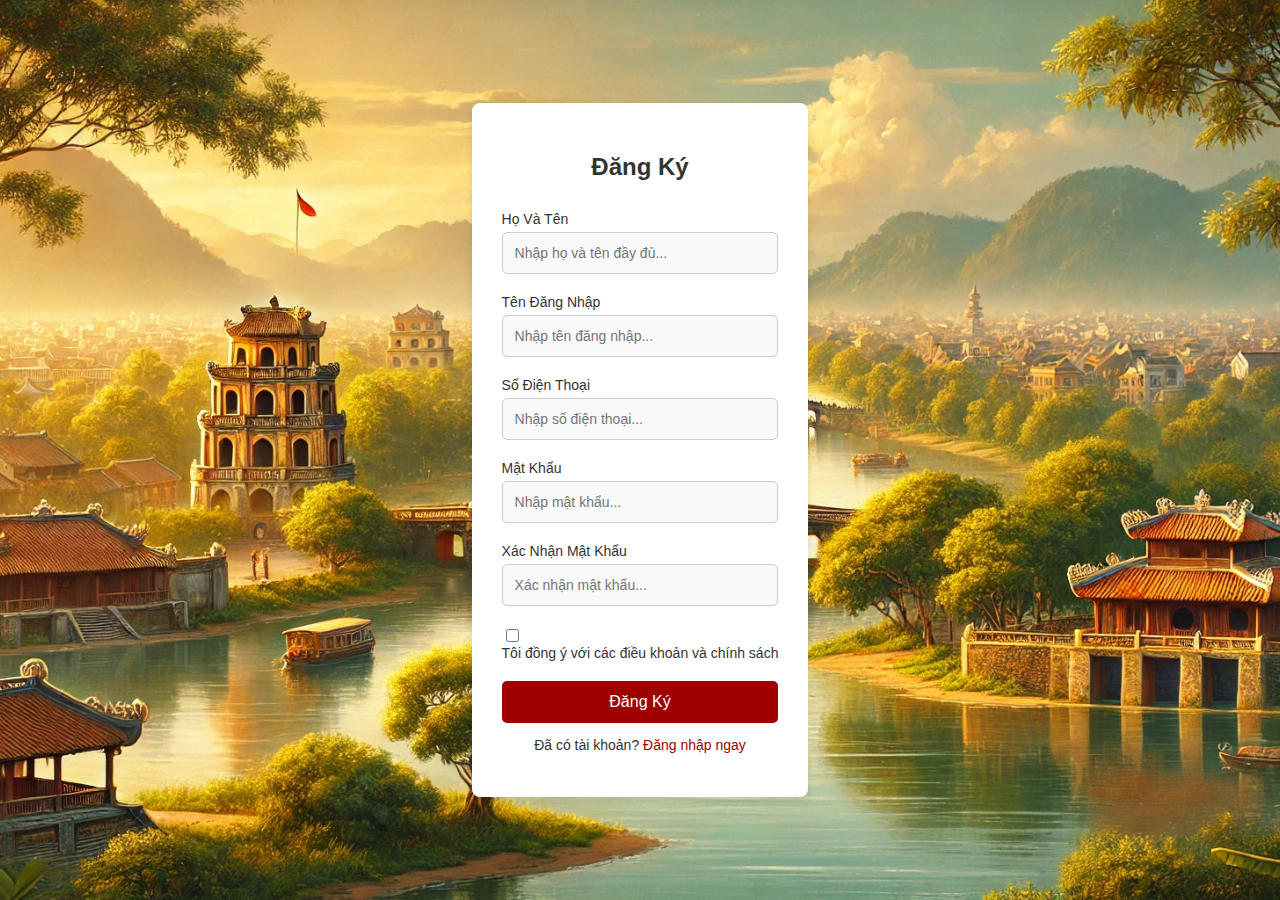
<file: Register.html>
<!DOCTYPE html>
<html lang="vi">
<head>
    <meta charset="UTF-8">
    <meta name="viewport" content="width=device-width, initial-scale=1.0">
    <title>Đăng Ký</title>
    <link rel="stylesheet" href="Login-New.css">
    <script src="Register.js" defer></script>
</head>
<body>
    <section id="register">
        <div class="container">
            <h2>Đăng Ký</h2>
            <form method="POST">
                <div class="input-group">
                    <label for="fullname">Họ Và Tên</label>
                    <input type="text" id="fullname" name="fullname" required placeholder="Nhập họ và tên đầy đủ...">
                    <div class="form-message-name"></div>
                </div>

                <div class="input-group">
                    <label for="username">Tên Đăng Nhập</label>
                    <input type="text" id="username" name="username" required placeholder="Nhập tên đăng nhập...">
                    <div class="form-message-username"></div>
                </div>
                
                <div class="input-group">
                    <label for="phone">Số Điện Thoại</label>
                    <input type="text" id="phone" name="phone" required placeholder="Nhập số điện thoại...">
                    <div class="form-message-phone"></div>
                </div>

                <div class="input-group">
                    <label for="password">Mật Khẩu</label>
                    <input type="password" id="password" name="password" required placeholder="Nhập mật khẩu...">
                    <div class="form-message-password"></div>
                </div>

                <div class="input-group">
                    <label for="password_confirmation">Xác Nhận Mật Khẩu</label>
                    <input type="password" id="password_confirmation" name="password_confirmation" required placeholder="Xác nhận mật khẩu...">
                    <div class="form-message-password-confi"></div>
                </div>

                <div class="input-group">
                    <input type="checkbox" id="checkbox-signup" name="checkbox-signup">
                    <label for="checkbox-signup">Tôi đồng ý với các điều khoản và chính sách</label>
                    <div class="form-message-checkbox"></div>
                </div>

                <button type="submit" id="signupButton">Đăng Ký</button>
                <p class="switch-form">Đã có tài khoản? <a href="Login.html">Đăng nhập ngay</a></p>
            </form>
        </div>
    </section>

    <!-- Container cho thông báo toast -->
    <div id="toast"></div>
</body>
</html>
</file>
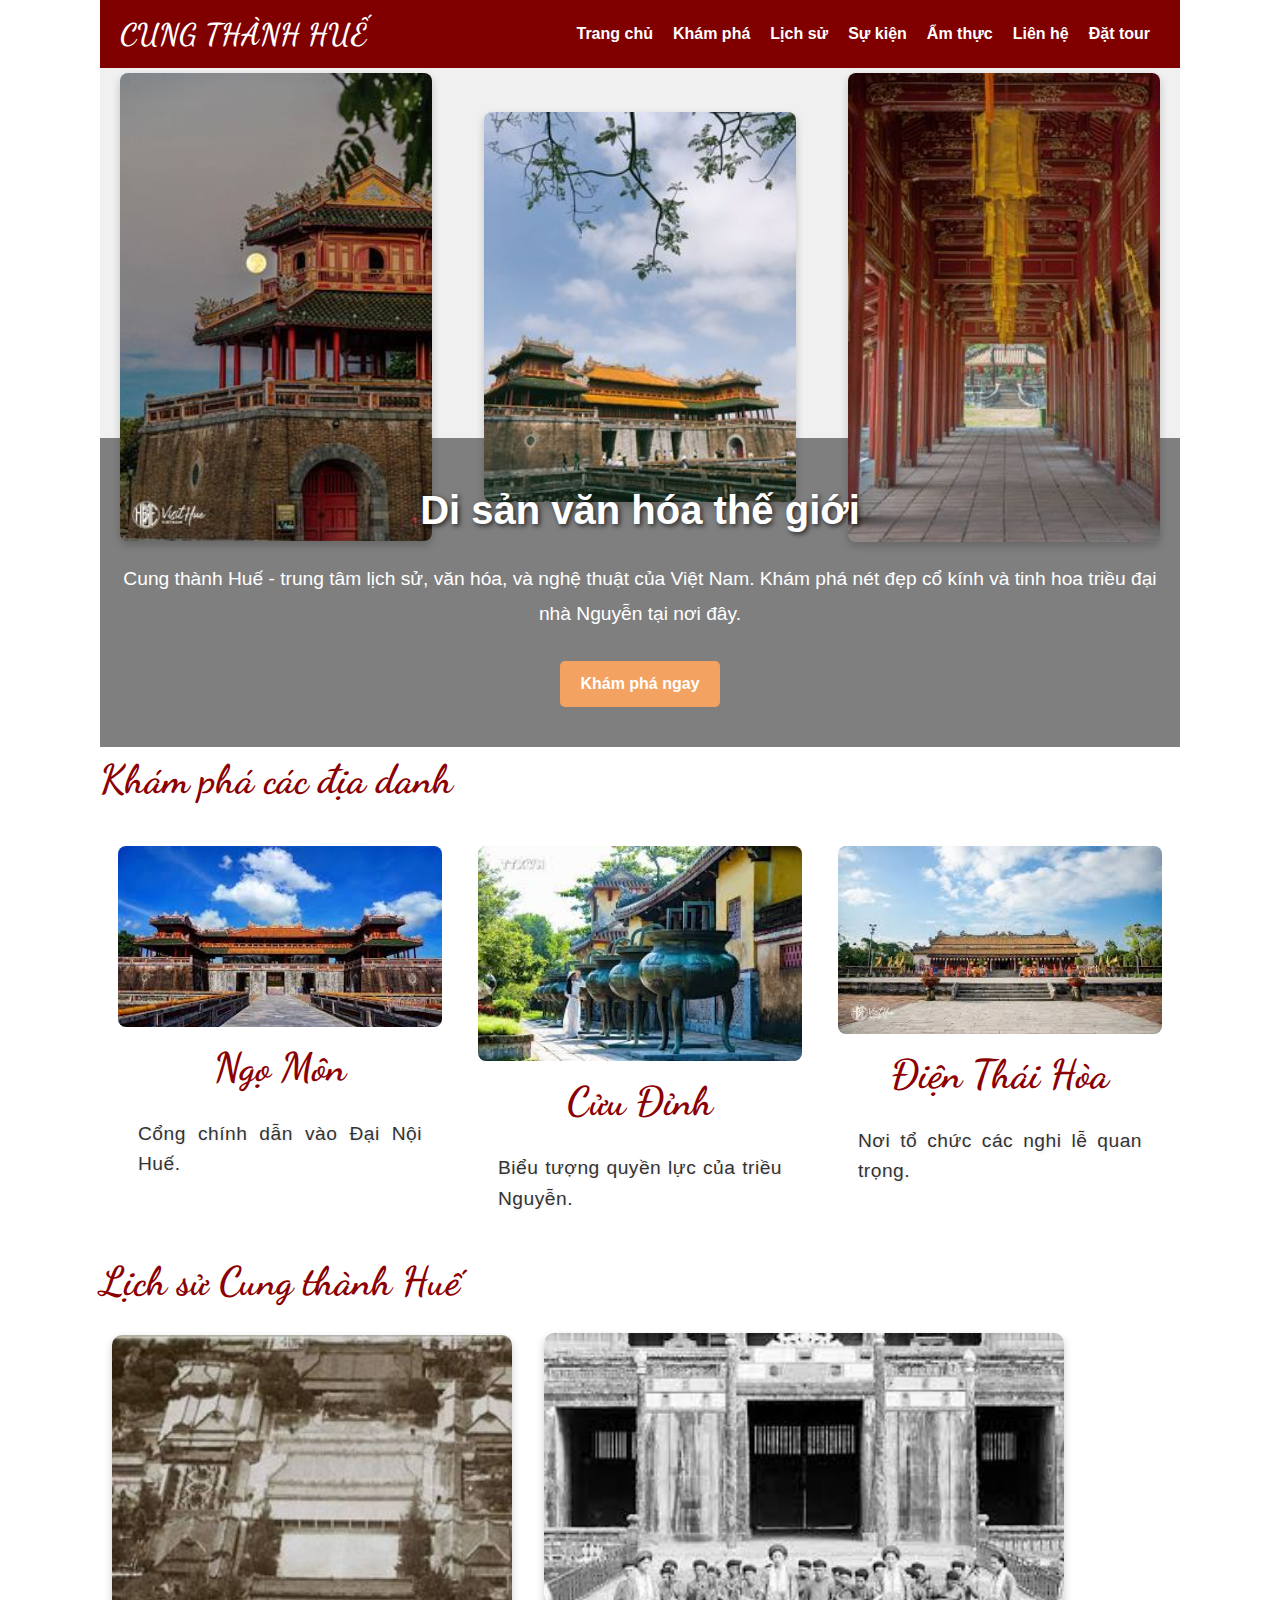
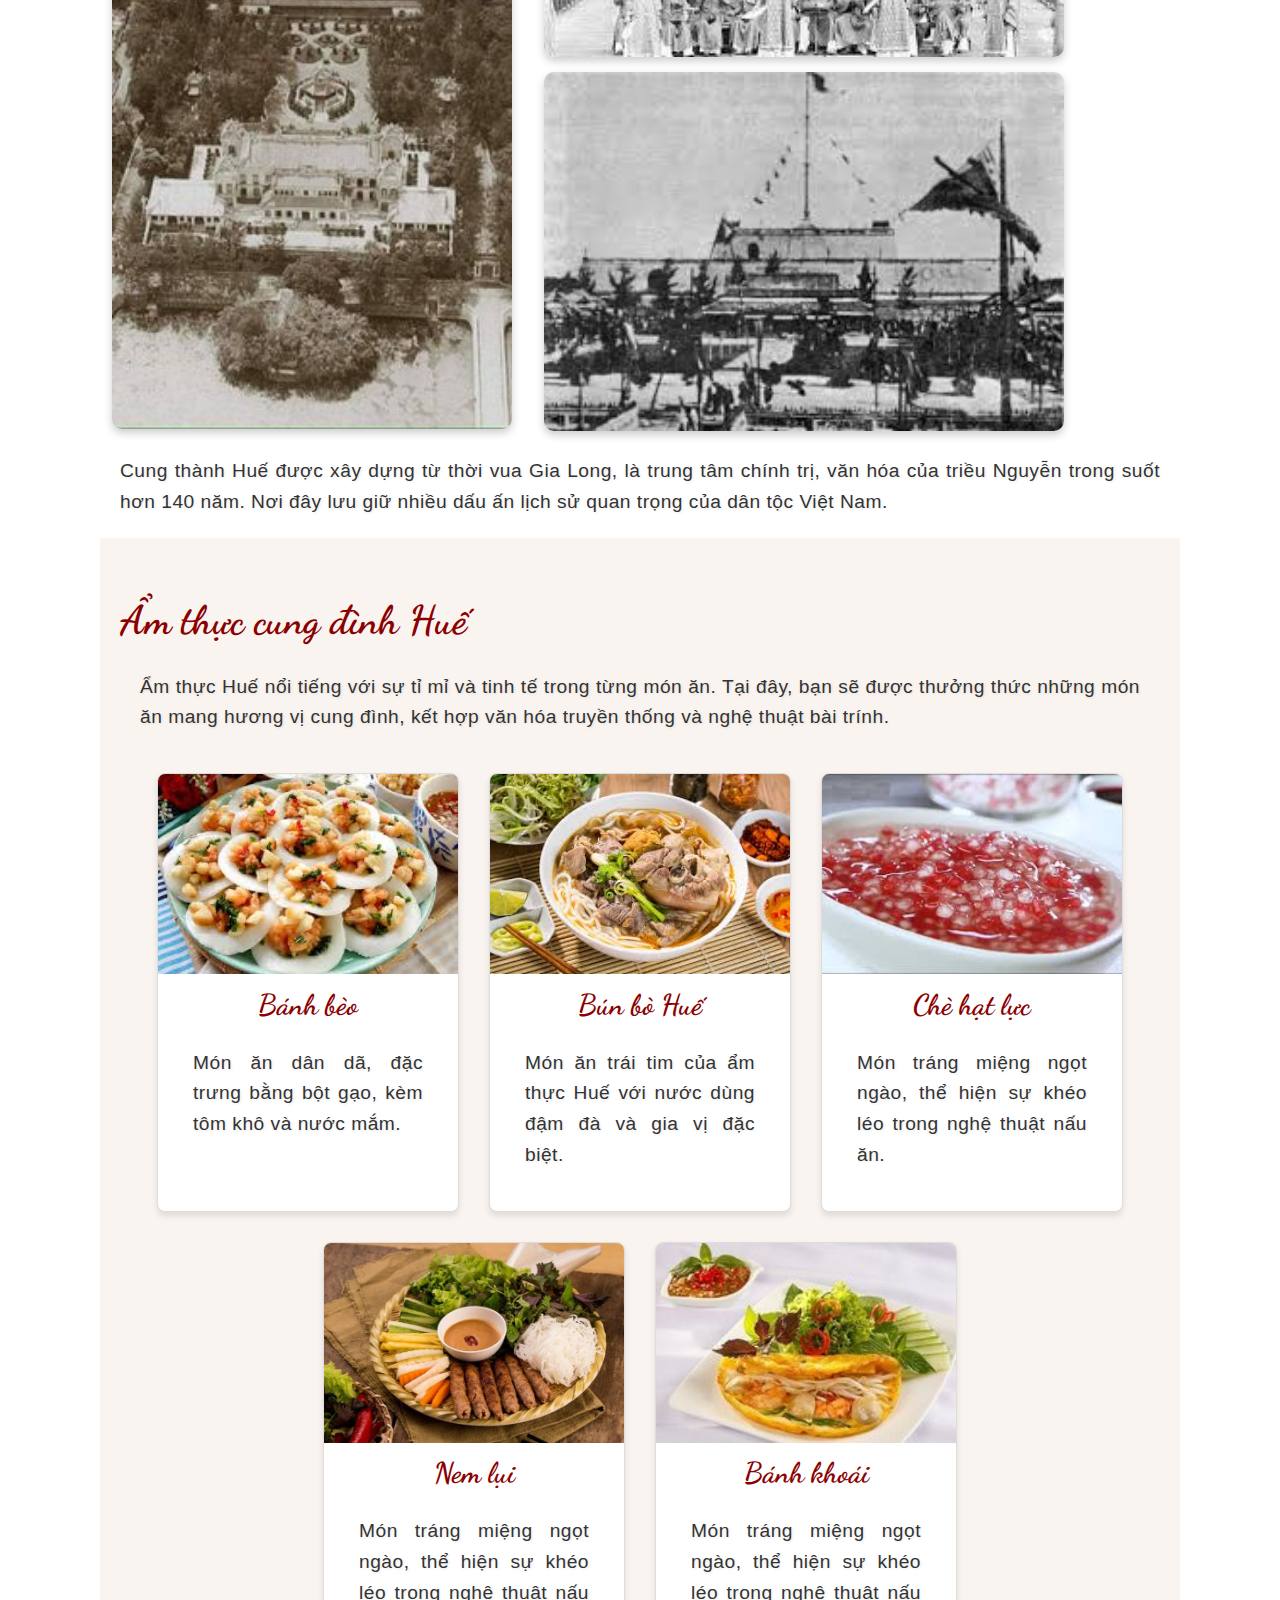
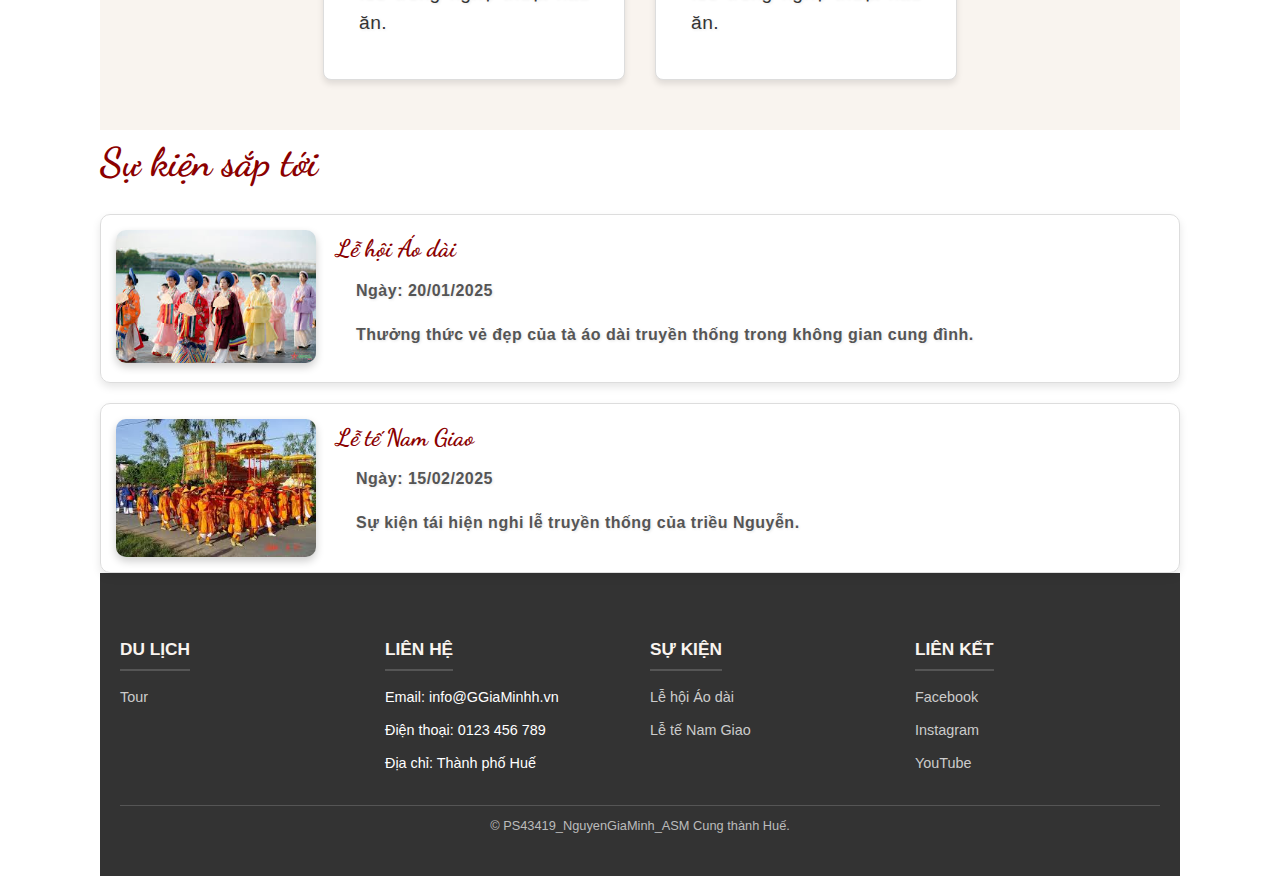
<file: TrangChu_ASM.html>
<!DOCTYPE html>
<html lang="vi">

<head>
    <meta charset="UTF-8">
    <meta name="viewport" content="width=device-width, initial-scale=1.0">
    <title>Khám phá Cung thành Huế</title>
    <link rel="stylesheet" href="TrangChu_ASM.css">
    <link rel="preconnect" href="https://fonts.googleapis.com">
    <link rel="preconnect" href="https://fonts.gstatic.com" crossorigin>
    <link href="https://fonts.googleapis.com/css2?family=Dancing+Script:wght@400..700&display=swap" rel="stylesheet">
</head>

<body>
    <header>
        <nav class="navbar">
            <div class="logo">CUNG THÀNH HUẾ</div>
            <ul class="menu">
                <li><a href="#home">Trang chủ</a></li>
                <li><a href="#explore">Khám phá</a></li>
                <li><a href="#history">Lịch sử</a></li>
                <li><a href="#events">Sự kiện</a></li>
                <li><a href="#cuisine">Ẩm thực</a></li>
                <li><a href="#contact">Liên hệ</a></li>
                <li><a href="Booking.html">Đặt tour</a></li>
            </ul>
        </nav>
    </header>

    <div class="banner">
        <div class="image-container">
            <img src="IMG/cungdinhhue.jpg" alt="Cung Đình Huế 1">
            <img src="IMG/cungdinhhue3.jpg" alt="Cung Đình Huế 2">
            <img src="IMG/cungdinhhue2.jpg" alt="Cung Đình Huế 3">
        </div>
    </div>

    <main>

        <section class="intro">
            <h1>Di sản văn hóa thế giới</h1>
            <p>
                Cung thành Huế - trung tâm lịch sử, văn hóa, và nghệ thuật của Việt Nam.
                Khám phá nét đẹp cổ kính và tinh hoa triều đại nhà Nguyễn tại nơi đây.
            </p>
            <a href="#explore" class="btn">Khám phá ngay</a>
        </section>

        <section id="explore" class="content">
            <h2>Khám phá các địa danh</h2>
            <div class="places">
                <div class="place">
                    <img src="IMG/ngomon.jpg" alt="Ngọ Môn">
                    <h3>Ngọ Môn</h3>
                    <p>Cổng chính dẫn vào Đại Nội Huế.</p>
                </div>
                <div class="place">
                    <img src="IMG/cuudinh.jpg" alt="Cửu Đỉnh">
                    <h3>Cửu Đỉnh</h3>
                    <p>Biểu tượng quyền lực của triều Nguyễn.</p>
                </div>
                <div class="place">
                    <img src="IMG/dienthaihoa.jpg" alt="Điện Thái Hòa">
                    <h3>Điện Thái Hòa</h3>
                    <p>Nơi tổ chức các nghi lễ quan trọng.</p>
                </div>
            </div>
        </section>

        <section id="history" class="content">
            <h2>Lịch sử Cung thành Huế</h2>
            <div class="history-content">
                <div class="main-image">
                    <img src="IMG/lichsu.jpg" alt="Hình chính lịch sử Cung thành Huế">
                </div>
                <div class="side-images">
                    <img src="IMG/lichsu2.jpg" alt="Hình phụ 1 Cung thành Huế">
                    <img src="IMG/lichsu3.jpg" alt="Hình phụ 2 Cung thành Huế">
                </div>
            </div>
            <br>
            <p>
                Cung thành Huế được xây dựng từ thời vua Gia Long, là trung tâm chính trị, văn hóa của triều Nguyễn
                trong suốt hơn 140 năm. Nơi đây lưu giữ nhiều dấu ấn lịch sử quan trọng của dân tộc Việt Nam.
            </p>
        </section>

        <section id="cuisine" class="content">
            <h2>Ẩm thực cung đình Huế</h2>
            <p>
                Ẩm thực Huế nổi tiếng với sự tỉ mỉ và tinh tế trong từng món ăn. Tại đây, bạn sẽ được thưởng thức những món ăn mang hương vị cung đình, kết hợp văn hóa truyền thống và nghệ thuật bài trính.
            </p>
            <div class="cuisine-list">
                <div class="dish">
                    <img src="IMG/banhbeo.jpg" alt="Bánh bèo">
                    <h3>Bánh bèo</h3>
                    <p>Món ăn dân dã, đặc trưng bằng bột gạo, kèm tôm khô và nước mắm.</p>
                </div>
                <div class="dish">
                    <img src="IMG/bunbo.jpg" alt="Bún bò Huế">
                    <h3>Bún bò Huế</h3>
                    <p>Món ăn trái tim của ẩm thực Huế với nước dùng đậm đà và gia vị đặc biệt.</p>
                </div>
                <div class="dish">
                    <img src="IMG/chehatluu.jpg" alt="Chè hạt lực">
                    <h3>Chè hạt lực</h3>
                    <p>Món tráng miệng ngọt ngào, thể hiện sự khéo léo trong nghệ thuật nấu ăn.</p>
                </div>
                <div class="dish">
                    <img src="IMG/nemlui.jpg" alt="Nem lụi">
                    <h3>Nem lụi</h3>
                    <p>Món tráng miệng ngọt ngào, thể hiện sự khéo léo trong nghệ thuật nấu ăn.</p>
                </div>
                <div class="dish">
                    <img src="IMG/banhkhoai.jpg" alt="Bánh khoái">
                    <h3>Bánh khoái</h3>
                    <p>Món tráng miệng ngọt ngào, thể hiện sự khéo léo trong nghệ thuật nấu ăn.</p>
                </div>
            </div>
        </section>


        <section id="events" class="content">
            <h2>Sự kiện sắp tới</h2>
            <div class="event-list">
                <div class="event">
                    <img src="IMG/aodai.jpg" alt="Lễ hội Áo Dài">
                    <div class="event-info">
                        <h3>Lễ hội Áo dài</h3>
                        <p>Ngày: 20/01/2025</p>
                        <p>Thưởng thức vẻ đẹp của tà áo dài truyền thống trong không gian cung đình.</p>
                    </div>
                </div>
                <div class="event">
                    <img src="IMG/namgiao.jpg" alt="Lễ tế Nam Giao">
                    <div class="event-info">
                        <h3>Lễ tế Nam Giao</h3>
                        <p>Ngày: 15/02/2025</p>
                        <p>Sự kiện tái hiện nghi lễ truyền thống của triều Nguyễn.</p>
                    </div>
                </div>
            </div>
        </section>
    </main>
    <footer>
        <div id="contact" class="footer-content">
            <div class="footer-column">
                <h4>Du lịch</h4>
                <ul>
                    <li><a href="Booking.html">Tour</a></li>
                </ul>
            </div>
            <div class="footer-column">
                <h4>Liên hệ</h4>
                <ul>
                    <li>Email: info@GGiaMinhh.vn</li>
                    <li>Điện thoại: 0123 456 789</li>
                    <li>Địa chỉ: Thành phố Huế</li>
                </ul>
            </div>
            <div class="footer-column">
                <h4>Sự kiện</h4>
                <ul>
                    <li><a href="#events">Lễ hội Áo dài</a></li>
                    <li><a href="#events">Lễ tế Nam Giao</a></li>
                </ul>
            </div>
            <div class="footer-column">
                <h4>Liên kết</h4>
                <ul>
                    <li><a href="#">Facebook</a></li>
                    <li><a href="#">Instagram</a></li>
                    <li><a href="#">YouTube</a></li>
                </ul>
            </div>
        </div>
        <p>&copy; PS43419_NguyenGiaMinh_ASM Cung thành Huế.</p>
    </footer>
    
</body>

</html>
</file>
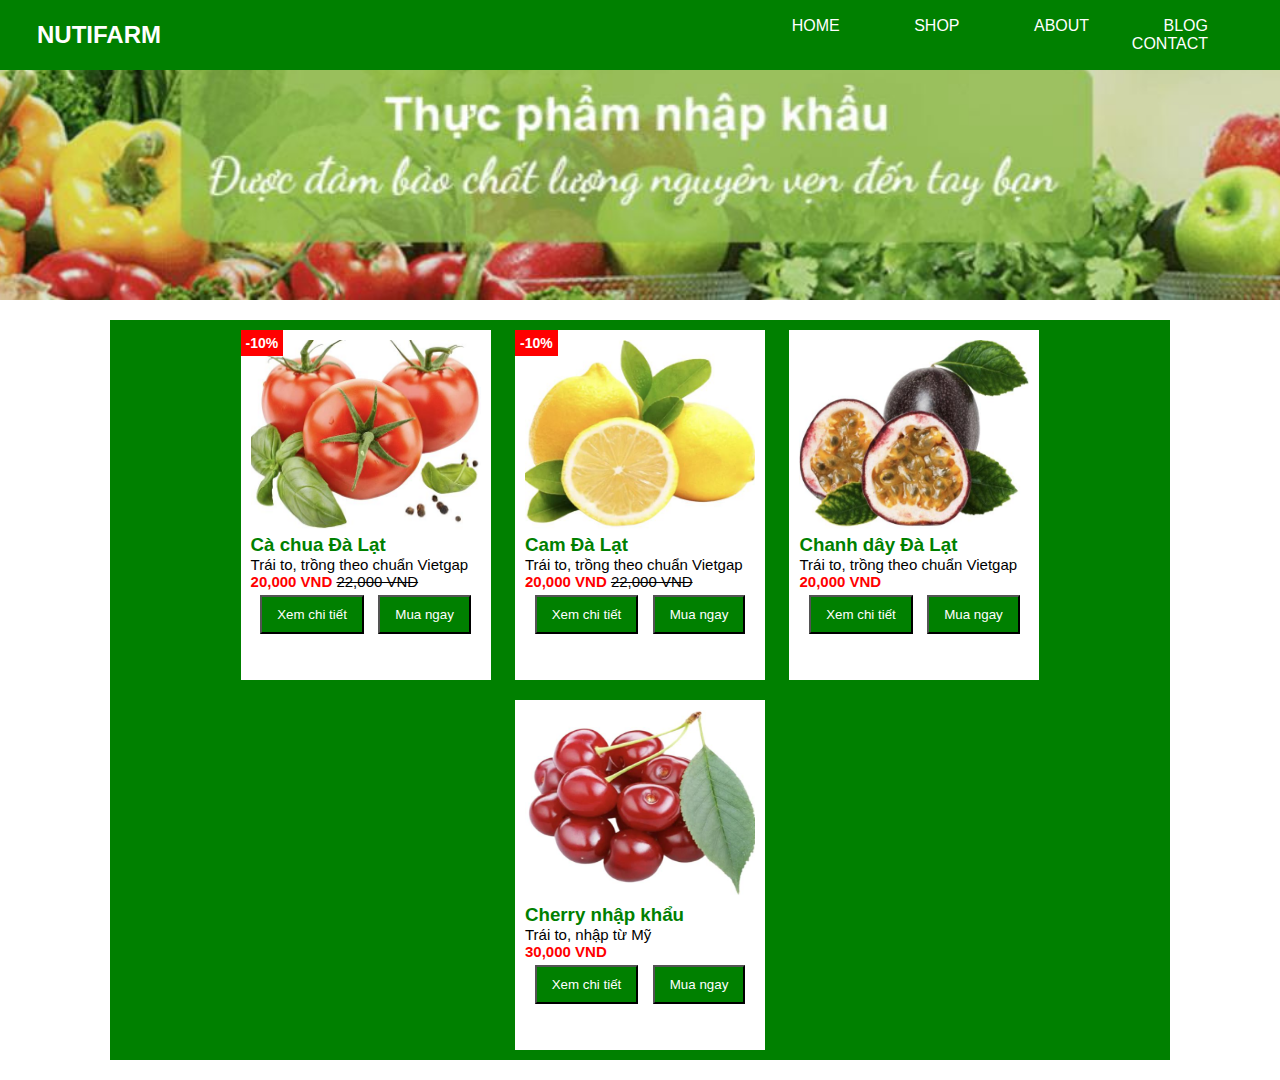
<file: WEB1013-Thi/Thi.html>
<!DOCTYPE html>
<html lang="vi">
<head>
    <meta charset="UTF-8">
    <meta name="viewport" content="width=device-width, initial-scale=1.0">
    <title>NUTIFARM - Thực phẩm nhập khẩu</title>
    <link rel="stylesheet" href="Thi.css">
</head>
<body>
    <div class="nav-container">
        <table>
            <tr>
                <td><h1>NUTIFARM</h1></td>
                <td><nav>
                    <ul>
                        <li><a href="#">HOME</a></li>
                        <li><a href="#">SHOP</a></li>
                        <li><a href="#">ABOUT</a></li>
                        <li><a href="#">BLOG</a></li>
                        <li><a href="#">CONTACT</a></li>
                    </ul>
                </nav></td>
            </tr>
        </table>
    </div>
    
    <div class="banner">Thực phẩm nhập khẩu - Đảm bảo chất lượng</div>
    
    <div class="main">
        <div class="product-container">
            <div class="product">
                <div class="discount">-10%</div>
                <img src="/IMG/CaChua.jpg" alt="Cà chua Đà Lạt">
                <h3>Cà chua Đà Lạt</h3>
                <p>Trái to, trồng theo chuẩn Vietgap</p>
                <p><b style="color: red;">20,000 VND</b> <s>22,000 VND</s></p>
                <button class="button">Xem chi tiết</button>
                <button class="button">Mua ngay</button>
            </div>

            <div class="product">
                <div class="discount">-10%</div>
                <img src="/IMG/Chanh.jpg" alt="Cam Đà Lạt">
                <h3>Cam Đà Lạt</h3>
                <p>Trái to, trồng theo chuẩn Vietgap</p>
                <p><b style="color: red;">20,000 VND</b> <s>22,000 VND</s></p>
                <button class="button">Xem chi tiết</button>
                <button class="button">Mua ngay</button>
            </div>
            
            <div class="product">
                <img src="/IMG/ChanhDay.jpg" alt="Chanh dây Đà Lạt">
                <h3>Chanh dây Đà Lạt</h3>
                <p>Trái to, trồng theo chuẩn Vietgap</p>
                <p><b style="color: red;">20,000 VND</b></p>
                <button class="button">Xem chi tiết</button>
                <button class="button">Mua ngay</button>
            </div>
            
            <div class="product">
                <img src="/IMG/Cherry.jpg" alt="Cherry nhập khẩu">
                <h3>Cherry nhập khẩu</h3>
                <p>Trái to, nhập từ Mỹ</p>
                <p><b style="color: red;">30,000 VND</b></p>
                <button class="button">Xem chi tiết</button>
                <button class="button">Mua ngay</button>
            </div>
        </div>
    </div>
</body>
</html>
</file>
<file: index.css>
body,
h1,
h2,
h3,
p,
ul,
li {
    margin: 0;
    padding: 0;
    list-style: none;
    font-family: Arial, sans-serif;
}
header, footer {
    width: 100%;
    margin: 0;
    padding: 20px 0;
    text-align: center;
    position: relative;
}

main {
    margin-left: 100px;
    margin-right: 100px;
    line-height: 1.6;
    color: #333;
}

header {
    background: #800000;
    color: #fff;
}

/* Nút điều hướng */
.prev, .next {
    position: absolute;
    top: 50%;
    transform: translateY(-50%);
    background-color: rgba(0, 0, 0, 0.5);
    color: white;
    border: none;
    padding: 10px;
    cursor: pointer;
    z-index: 3; /* Đặt nút điều hướng ở trên slider */
    border-radius: 50%;
    font-size: 18px;
}

.prev {
    left: 10px;
}

.next {
    right: 10px;
}

.prev:hover, .next:hover {
    background-color: rgba(0, 0, 0, 0.8);
}

.navbar {
    display: flex;
    justify-content: space-between;
    align-items: center;
    padding: 0 20px;
}

.logo {
    font-family: "Dancing Script", serif;
    font-optical-sizing: auto;
    font-weight: bold;
    font-style: normal;
    font-size: 30px;
}

.menu {
    display: flex;
}

.menu li {
    margin: 0 10px;
}

.menu a {
    color: #fff;
    text-decoration: none;
    font-weight: bold;
}

.menu a:hover{
    color: #f4a261; /* Màu chữ khi hover */
}


.user-info {
    display: flex;
    align-items: center;
    gap: 10px;
    color: #fff;
    font-size: 16px;
}

.user-info i {
    font-size: 20px;
    color: #fff;
}

.login-btn, .register-btn {
    color: #fff; /* Màu chữ */
    text-decoration: none; /* Loại bỏ gạch chân */
    font-size: 16px; /* Kích thước chữ */
    font-weight: bold; /* Chữ đậm */
    padding: 5px 10px; /* Khoảng cách bên trong */
    border: 2px solid #fff; /* Viền trắng */
    border-radius: 5px; /* Bo góc */
    background-color: transparent; /* Nền trong suốt */
    transition: all 0.3s ease; /* Hiệu ứng chuyển đổi */
}

.login-btn:hover, .register-btn:hover {
    background-color: #f4a261; /* Nền khi hover */
    color: #fff; /* Màu chữ khi hover */
    border-color: #f4a261; /* Màu viền khi hover */
}

.logout-btn {
    background-color: transparent;
    border: none;
    color: #fff;
    cursor: pointer;
    font-size: 14px;
    text-decoration: underline;
}

.logout-btn:hover {
    color: #f00;
}

.banner {
    position: relative;
    width: 100%;
    height: 70vh;
    overflow: hidden;
    text-align: center;
    color: #fff;
}

.slider {
    position: absolute;
    width: 100%;
    height: 100%;
    display: flex; 
    transition: transform 0.5s ease-in-out; 
}

.slides {
    display: flex;
    width: 300%; 
    height: 100%;
}

.slide {
    flex: 1 0 100%; 
    height: 100%;
}

.slide img {
    width: 100%; 
    height: 100%; 
    object-fit: cover; 
    display: block; 
}

.places {
    display: flex;
    justify-content: space-around;
    flex-wrap: wrap;
}

.place {
    width: 30%;
    margin: 15px 0;
}

.place img {
    width: 100%;
    border-radius: 8px;
}

.place img:hover {
    transform: scale(1.05);
}

.place>p {
    justify-content: center;
}

.place h3 {
    text-align: center
}

.history-content {
    display: flex;
    align-items: center;
    justify-content: center;
    flex-wrap: wrap;
    gap: 20px;
    margin-top: 20px;
}

h2 {
    font-family: 'Dancing Script', cursive;
    font-size: 2.5em;
    color: #8b0000;
    margin-bottom: 20px;
    text-align: center;
}

h3 {
    font-family: 'Dancing Script', cursive;
    font-size: 2.5em;
    color: #8b0000;
    margin-bottom: 20px;
}

.history-content .main-image {
    flex: 2;
    display: flex;
    justify-content: center;
}

.history-content .main-image img {
    width: 100%;
    max-width: 400px;
    border-radius: 10px;
    box-shadow: 0 4px 8px rgba(0, 0, 0, 0.2);
}

.history-content .side-images {
    flex: 3;
    display: flex;
    flex-direction: column;
    gap: 15px;
    justify-content:center;
}

.history-content .side-images img {
    width: 100%;
    max-width: 520px;
    border-radius: 10px;
    box-shadow: 0 4px 8px rgba(0, 0, 0, 0.2);
}

.history-content img:hover {
    transform: scale(1.05);
}

.content p {
    padding-left: 20px;
    padding-right: 20px;
    font-size: 1.2rem;
    line-height: 1.6;
    color: white;
    text-align: center;
    font-family: 'Arial', sans-serif;
    margin-bottom: 20px;
    letter-spacing: 0.5px;
    text-shadow: 1px 1px 3px rgba(0, 0, 0, 0.1);
}

#cuisine {
    background-color: #f9f4ef;
    padding: 50px 20px;
}

#cuisine h2 {
    font-family: 'Dancing Script', cursive;
    font-size: 2.5em;
    color: #8b0000;
    margin-bottom: 20px;
}

#cuisine p {
    font-family: Arial, sans-serif;
    font-size: 1.2em;
    color: #333;
    margin-bottom: 40px;
    line-height: 1.6;
}

.cuisine-list {
    display: flex;
    flex-wrap: wrap;
    justify-content: center;
    gap: 30px;
}

.dish {
    background: #fff;
    border: 1px solid #ddd;
    border-radius: 8px;
    box-shadow: 0 4px 6px rgba(0, 0, 0, 0.1);
    overflow: hidden;
    width: 300px;
    transition: transform 0.3s, box-shadow 0.3s;
}

.dish:hover {
    transform: translateY(-10px);
    box-shadow: 0 8px 12px rgba(0, 0, 0, 0.2);
}

.dish img {
    width: 100%;
    height: 200px;
    object-fit: cover;
}

.dish h3 {
    font-family: 'Dancing Script', cursive;
    font-size: 1.8em;
    color: #8b0000;
    text-align: center
}

.dish p {
    font-family: Arial, sans-serif;
    font-size: 1em;
    color: #555;
    margin: 0 15px 20px;
    line-height: 1.5;
}


.event-list {
    display: flex;
    flex-direction: column;
    gap: 20px;
    margin-top: 20px;
}

.event {
    display: flex;
    align-items: flex-start;
    gap: 20px;
    border: 1px solid #ddd;
    border-radius: 10px;
    padding: 15px;
    box-shadow: 0 4px 8px rgba(0, 0, 0, 0.1);
}

.event img {
    width: 50%;
    max-width: 200px;
    border-radius: 10px;
    box-shadow: 0 4px 8px rgba(0, 0, 0, 0.2);
}

.event img:hover {
    transform: scale(1.05);
}

.event-info {
    flex: 1;
}

.event-info h3 {
    font-size: 1.5rem;
    margin-bottom: 10px;
    text-align: justify;
    /*căn đều*/
    font-weight: bold;
}

.event-info p {
    font-size: 1rem;
    line-height: 1.5;
    color: #555;
    font-family: 'Arial', sans-serif;
    font-weight: bold;
}

footer {
    background-color: #333;
    color: #fff;
    font-family: Arial, sans-serif;
    text-align: center;
}

footer .footer-content {
    display: grid;
    grid-template-columns: repeat(4, 1fr);
    gap: 20px;
    max-width: 1200px;
    margin: 0 auto;
    text-align: left;
}

footer .footer-column {
    font-size: 0.9em;
    line-height: 1.6;
}

footer .footer-column h4 {
    font-size: 1.2em;
    margin-bottom: 15px;
    color: #f9f4ef;
    text-transform: uppercase;
    border-bottom: 2px solid #555;
    display: inline-block;
    padding-bottom: 5px;
}

footer .footer-column ul {
    list-style: none;
    padding: 0;
    margin: 0;
}

footer .footer-column ul li {
    margin-bottom: 10px;
}

footer .footer-column ul li a {
    color: #ccc;
    text-decoration: none;
    transition: color 0.3s;
}

footer .footer-column ul li a:hover {
    color: #fff;
}

footer p {
    margin-top: 20px;
    font-size: 0.8em;
    color: white;
    border-top: 1px solid #555;
    padding-top: 10px;
    text-align: center;
}

/* Định dạng icon giỏ hàng */
.cart-icon {
    position: relative;
    color: #fff;
    text-decoration: none;
    font-size: 18px;
}

.cart-icon i {
    font-size: 24px;
}

#cart-count {
    position: absolute;
    top: -5px;
    right: -10px;
    background-color: red;
    color: white;
    font-size: 12px;
    font-weight: bold;
    border-radius: 50%;
    padding: 2px 6px;
    display: inline-block;
}

/* Hiệu ứng fade-in */
.scroll-reveal {
    opacity: 0;
    transform: translateY(20px);
    transition: opacity 0.6s ease-out, transform 0.6s ease-out;
}

.scroll-reveal.show {
    opacity: 1;
    transform: translateY(0);
}
</file>
<file: Booking.css>
body, h1, h2, h3, p, ul, li {
    margin: 0;
    padding: 0;
    list-style: none;
    font-family: Arial, sans-serif;
    text-align: center;
}

main {
    margin: 0 100px;
    line-height: 1.6;
    color: #333;
    background-color: #f9f4ef;
}

header {    
    background: #800000;
    color: white;
    padding: 20px;
    text-align: center;
    box-shadow: 0 4px 8px rgba(0, 0, 0, 0.1);
}

.navbar {
    display: flex;
    justify-content: space-between;
    align-items: center;
    padding: 0 20px;
}

header, .navbar {
    transition: opacity 0.5s ease-in-out, transform 0.5s ease-in-out;
}

.hidden {
    opacity: 0;
    transform: translateY(-20px);
}

.logo {
    font-family: "Dancing Script", serif;
    font-optical-sizing: auto;
    font-weight: bold;
    font-style: normal;
    font-size: 30px;
}

.menu {
    display: flex;
}

.menu li {
    margin: 0 10px;
}

.menu a {
    color: #fff;
    text-decoration: none;
    font-weight: bold;
}

.menu li a {
    color: white;
    transition: color 0.3s ease-in-out;
}

.menu li a:hover {
    color: #f39c12;
}

.user-info {
    display: flex;
    align-items: center;
    gap: 10px;
    color: #fff;
    font-size: 16px;
}

.user-info i {
    font-size: 20px;
    color: #fff;
}

.login-btn, .register-btn {
    color: #fff; /* Màu chữ */
    text-decoration: none; /* Loại bỏ gạch chân */
    font-size: 16px; /* Kích thước chữ */
    font-weight: bold; /* Chữ đậm */
    padding: 5px 10px; /* Khoảng cách bên trong */
    border: 2px solid #fff; /* Viền trắng */
    border-radius: 5px; /* Bo góc */
    background-color: transparent; /* Nền trong suốt */
    transition: all 0.3s ease; /* Hiệu ứng chuyển đổi */
}

.login-btn:hover, .register-btn:hover {
    background-color: #f4a261; /* Nền khi hover */
    color: #fff; /* Màu chữ khi hover */
    border-color: #f4a261; /* Màu viền khi hover */
}

.logout-btn {
    background-color: transparent;
    border: none;
    color: #fff;
    cursor: pointer;
    font-size: 14px;
    text-decoration: underline;
}

.logout-btn:hover {
    color: #f00;
}

#search {
    text-align: center;
    margin: 40px auto;
}

#search input {
    width: 100%;
    max-width: 800px;
    padding: 10px;
    border-radius: 20px;
    border: 3px solid #ddd;
    outline: none;
    transition: all 0.3s ease-in-out;
}

#search input:focus {
    border-color: #f39c12;
    box-shadow: 0 0 10px rgba(243, 156, 18, 0.5);
}

#search button {
    padding: 10px 15px;
    background-color: #800000;
    color: white;
    border: none;
    border-radius: 4px;
    cursor: pointer;
    font-size: 1em;
    transition: background-color 0.3s;
}

#search button:hover {
    background-color: #a00000;
}

#filter {
    margin: 20px auto;
    padding: 15px;
    background-color: #fff;
    border: 2px solid #800000;
    border-radius: 10px;
    max-width: 1200px;
    box-shadow: 0 4px 8px rgba(0, 0, 0, 0.1);
    text-align: center;
}

#filter h3 {
    font-family: 'Dancing Script', cursive;
    font-size: 2.2em;
    color: #800000;
    margin-bottom: 15px;
}

.filter-options {
    display: flex;
    justify-content: center;
    gap: 30px;
    flex-wrap: wrap;
}

.filter-options label {
    font-weight: bold;
    font-size: 1em;
    color: #333;
    margin-right: 5px;
}

.filter-options select {
    padding: 8px 12px;
    font-size: 1em;
    border: 2px solid #ddd;
    border-radius: 5px;
    outline: none;
    transition: border-color 0.3s ease-in-out, box-shadow 0.3s ease-in-out;
}

.filter-options select:focus {
    border-color: #800000;
    box-shadow: 0 0 8px rgba(128, 0, 0, 0.5);
}

.filter-options select:hover {
    border-color: #800000;
    background-color: #f9f9f9;
}

#tour-list {
    display:flex;
    flex-wrap: wrap;
    gap: 20px;
    justify-content: center;
}

h2{
    font-family: 'Dancing Script', cursive;
    color: #8b0000; 
    font-size: 1.8em;
}
content.h2 {
    text-align: center;
    width: 100%;
    font-size: 1.8em;
    color:#333;
    margin-bottom: 20px;
    display:block
}

.tour {
    width: calc(33.33% - 20px);
    background-color: white;
    box-sizing: border-box;
    padding: 15px;
    border-radius: 8px;
    box-shadow: 0 4px 6px rgba(0, 0, 0, 0.1);
    text-align: center;
    transition: transform 0.3s ease, box-shadow 0.3s ease;
}

.tour:hover {
    transform: scale(1.05);
    box-shadow: 0 8px 15px rgba(0, 0, 0, 0.2);
}

.tour img {
    width: 100%; 
    height: 200px; 
    object-fit: cover; 
    border-radius: 8px;
    margin-bottom: 15px;
}

.tour h3 {
    font-family: 'Dancing Script', cursive;
    color: #8b0000;
    margin-bottom: 10px;
}

.tour p, .tour .details {
    margin-bottom: 10px;
    color: #555;
}

.details {
    font-size: 0.9em;
}

.tour button {
    background-color: #800000;
    color: white;
    padding: 10px;
    border: none;
    border-radius: 4px;
    cursor: pointer;
    transition: background-color 0.3s;
    font-size: 1.1em;
    margin-top: 15px;
}

.tour button:hover {
    background-color: #a00000;
}
.tour:hover .tour-img img {
    opacity: 0.3;
}

.tour-overlay {
    position: absolute;
    top: 0;
    left: 0;
    width: 100%;
    height: 100%;
    background-color: rgba(0, 0, 0, 0.5);
    color: white;
    display: flex;
    justify-content: center;
    align-items: center;
    opacity: 0;
    visibility: hidden;
    transition: opacity 0.3s ease, visibility 0.3s ease;
}

.tour:hover .tour-overlay {
    opacity: 1;
    visibility: visible;
}

.tour-overlay button {
    background-color: #f39c12;
    color: white;
    border: none;
    padding: 10px 20px;
    border-radius: 5px;
    cursor: pointer;
    font-size: 16px;
    transition: background-color 0.3s ease;
}

.tour-overlay button:hover {
    background-color: #e67e22;
}

#faq {
    padding: 40px;
    background-color: #f1f1f1;
    border-radius: 8px;
    margin-top: 40px;
}

#faq dt {
    font-weight: bold;
    margin-bottom: 10px;
}

#faq dd {
    margin-bottom: 15px;
    font-size: 1em;
    color: #666;
}

.contact-footer {
    font-size: 18px; 
    color: white;
    background-color:#333;
}

.contact-footer .footer-column h4 {
    font-size: 22px; 
    color: white; 
    font-weight: bold;
}

.contact-footer .footer-column ul li {
    font-size: 16px; /
}

.contact-footer .footer-column ul li a {
    font-size: 16px; 
    font-weight: normal;
}


.contact-footer .footer-column ul li a:hover {
    font-size: 18px; 
    color: #a00000;
}

.footer-content {
    display: flex;
    justify-content: space-between;
    flex-wrap: wrap;
    max-width: 1200px;
    margin: 0 auto;
}

.footer-column {
    width: 30%;
    padding: 10px;
}


.footer-column h4 {
    font-size: 18px;
    color: white; 
    margin-bottom: 15px;
    border-bottom: 2px solid #555;
}

.footer-column ul {
    list-style-type: none;
    padding: 0;
    margin:0;
}

.footer-column ul li {
    margin-bottom: 10px;
    font-size: 14px;
}

.footer-column ul li a {
    color: white;
    text-decoration: none;
    font-weight: bold;
    gap: 10px;
}

.footer-column ul li a:hover {
    color: #a00000;
}


#map iframe {
    width: 100%;
    max-width: 600px;
    height: 300px;
    border: 0;
    border-radius: 8px;
    margin-top: 10px;
}

footer p {
    text-align: center;
    margin-top: 20px;
    font-size: 0.8em;
    color: #bbb;
    border-top: 1px solid #555;
    padding-top: 10px;
}


@media screen and (max-width: 768px) {
    .footer-column {
        width: 100%;
        margin-bottom: 20px;
    }

    #map iframe {
        height: 250px;
    }
}

.rating {
    background: #f8f8f8;
    padding: 10px;
    border-radius: 5px;
    transition: all 0.3s;
}

.review-toggle:checked + .rating {
    display: block; 
}

.view-details {
    background-color: #800000;
    color: white;
    padding: 10px;
    border: none;
    border-radius: 4px;
    cursor: pointer;
    transition: background-color 0.3s;
    font-size: 1.1em;
    margin-top: 15px;
}

.view-details:hover {
    background-color: #a00000;
}

.stars {
    color: #FFD700; 
    font-size: 1.5em;
}

.star {
    margin-right: 5px;
}

.admin-reply {
    background-color: #e9f7e9;
    padding: 10px;
    margin-top: 15px;
    border-left: 4px solid #4CAF50;
}

.admin-reply p {
    margin: 0;
    font-style: italic;
}

.review-toggle {
    display: none;
}

.scroll-reveal {
    opacity: 0;
    transform: translateY(50px);
    transition: opacity 0.6s ease-out, transform 0.6s ease-out;
}

.scroll-reveal.show {
    opacity: 1;
    transform: translateY(0);
}

#backToTop {
    position: fixed;
    bottom: 20px;
    right: 20px;
    background: #a00000;
    color: white;
    border: none;
    padding: 10px 15px;
    border-radius: 50%;
    font-size: 20px;
    cursor: pointer;
    opacity: 0;
    visibility: hidden;
    transition: opacity 0.3s, visibility 0.3s;
}

#backToTop.show {
    opacity: 1;
    visibility: visible;
}

/* Định dạng icon giỏ hàng */
.cart-icon {
    position: relative;
    color: #fff;
    text-decoration: none;
    font-size: 18px;
}

.cart-icon i {
    font-size: 24px;
}

#cart-count {
    position: absolute;
    top: -5px;
    right: -10px;
    background-color: red;
    color: white;
    font-size: 12px;
    font-weight: bold;
    border-radius: 50%;
    padding: 2px 6px;
    display: inline-block;
}

/* Hiệu ứng fade-in */
.scroll-reveal {
    opacity: 0;
    transform: translateY(20px);
    transition: opacity 0.6s ease-out, transform 0.6s ease-out;
}

.scroll-reveal.show {
    opacity: 1;
    transform: translateY(0);
}
</file>
<file: Details.css>
/* Định dạng chung */
body, h1, h2, h3, p, ul, li {
    margin: 0;
    padding: 0;
    list-style: none;
    font-family: Arial, sans-serif;
    text-align: center;
}

html, body {
    height: 100%;
    margin: 0;
    display: flex;
    flex-direction: column;
}

main {
    flex: 1;
    margin: 0 100px;
    line-height: 1.6;
    color: #333;
    background-color: #f9f4ef;
}

/* Header */
header {    
    background: #800000;
    color: white;
    padding: 20px;
    text-align: center;
    box-shadow: 0 4px 8px rgba(0, 0, 0, 0.1);
}

.navbar {
    display: flex;
    justify-content: space-between;
    align-items: center;
    padding: 0 20px;
}

header, .navbar {
    transition: opacity 0.5s ease-in-out, transform 0.5s ease-in-out;
}

.hidden {
    opacity: 0;
    transform: translateY(-20px);
}

.logo {
    font-family: "Dancing Script", serif;
    font-optical-sizing: auto;
    font-weight: bold;
    font-style: normal;
    font-size: 30px;
}

.menu {
    display: flex;
}

.menu li {
    margin: 0 10px;
}

.menu a {
    color: #fff;
    text-decoration: none;
    font-weight: bold;
}

.menu li a {
    color: white;
    transition: color 0.3s ease-in-out;
}

.menu li a:hover {
    color: #f39c12;
}

/* User Info */
.user-info {
    display: flex;
    align-items: center; /* Căn giữa theo chiều dọc */
    justify-content: flex-end; /* Căn các phần tử về phía bên phải */
    gap: 10px; /* Khoảng cách giữa các phần tử */
    color: #fff;
    font-size: 16px;
}

.user-info i {
    font-size: 20px;
    color: #fff;
}

.login-btn, .register-btn {
    color: #fff; /* Màu chữ */
    text-decoration: none; /* Loại bỏ gạch chân */
    font-size: 16px; /* Kích thước chữ */
    font-weight: bold; /* Chữ đậm */
    padding: 5px 10px; /* Khoảng cách bên trong */
    border: 2px solid #fff; /* Viền trắng */
    border-radius: 5px; /* Bo góc */
    background-color: transparent; /* Nền trong suốt */
    transition: all 0.3s ease; /* Hiệu ứng chuyển đổi */
}

.login-btn:hover, .register-btn:hover {
    background-color: #f4a261; /* Nền khi hover */
    color: #fff; /* Màu chữ khi hover */
    border-color: #f4a261; /* Màu viền khi hover */
}

.logout-btn {
    background-color: transparent;
    border: none;
    color: #fff;
    cursor: pointer;
    font-size: 14px;
    text-decoration: underline;
    padding: 0; /* Loại bỏ padding mặc định */
    margin: 0; /* Loại bỏ margin mặc định */
    line-height: 1; /* Đảm bảo chiều cao dòng phù hợp */
    display: inline-block; /* Đảm bảo nút hiển thị trên cùng một dòng */
    vertical-align: middle; /* Căn giữa theo chiều dọc */
}

.logout-btn:hover {
    color: #f00;
}

/* Tour Detail */
.tour-detail {
    display: flex;
    flex-direction: column;
    align-items: center;
    justify-content: center;
    text-align: center;
    margin: 0 auto;
    padding: 20px;
    max-width: 800px;
    box-shadow: 0 4px 8px rgba(0, 0, 0, 0.1);
    border-radius: 8px;
    background-color: #f9f9f9;
}

.tour-detail img {
    width: 100%;
    max-width: 600px;
    border-radius: 8px;
    margin-bottom: 20px;
}

.tour-detail h1 {
    font-size: 2em;
    color: #800000;
    margin-bottom: 15px;
}

.tour-detail p, .tour-detail ul {
    font-size: 1.1em;
    color: #555;
    margin-bottom: 15px;
}

.tour-detail ul {
    text-align: left;
    max-width: 600px;
    margin: 0 auto;
}

.tour-detail ul li {
    margin-bottom: 10px;
}

/* Buttons */
button {
    background-color: #800000;
    color: white;
    padding: 10px 15px;
    border: none;
    border-radius: 4px;
    cursor: pointer;
    font-size: 1.2em;
    margin-top: 20px;
}

button:hover {
    background-color: #a00000;
}

/* Footer */

footer {
    position: relative; /* Đảm bảo footer không đè lên nội dung */
    background-color: #333;
    color: white;
    padding: 20px;
    text-align: center;
}

.contact-footer {
    font-size: 18px; 
    color: white;
    background-color: #333;
}

.contact-footer .footer-column h4 {
    font-size: 22px; 
    color: white; 
    font-weight: bold;
}

.contact-footer .footer-column ul li {
    font-size: 16px;
}

.contact-footer .footer-column ul li a {
    font-size: 16px; 
    font-weight: normal;
}

.contact-footer .footer-column ul li a:hover {
    font-size: 18px; 
    color: #a00000;
}

.footer-content {
    display: flex;
    justify-content: space-between;
    flex-wrap: wrap;
    max-width: 1200px;
    margin: 0 auto;
}

.footer-column {
    width: 30%;
    padding: 10px;
}

.footer-column h4 {
    font-size: 18px;
    color: white; 
    margin-bottom: 15px;
    border-bottom: 2px solid #555;
}

.footer-column ul {
    list-style-type: none;
    padding: 0;
    margin: 0;
}

.footer-column ul li {
    margin-bottom: 10px;
    font-size: 14px;
}

.footer-column ul li a {
    color: white;
    text-decoration: none;
    font-weight: bold;
    gap: 10px;
}

.footer-column ul li a:hover {
    color: #a00000;
}

#map iframe {
    width: 100%;
    max-width: 600px;
    height: 300px;
    border: 0;
    border-radius: 8px;
    margin-top: 10px;
}

footer p {
    text-align: center;
    margin-top: 20px;
    font-size: 0.8em;
    color: #bbb;
    border-top: 1px solid #555;
    padding-top: 10px;
}

/* Responsive Design */
@media screen and (max-width: 768px) {
    .footer-column {
        width: 100%;
        margin-bottom: 20px;
    }

    #map iframe {
        height: 250px;
    }
}

/* Quantity Input */
#quantity {
    width: 50px;
    margin: 10px 0;
    padding: 5px;
    text-align: center;
}

#add-to-cart {
    background-color: #4CAF50;
    color: white;
    border: none;
    padding: 10px 20px;
    cursor: pointer;
    font-size: 16px;
}

#add-to-cart:hover {
    background-color: #45a049;
}

/* Cart Icon */
.cart-icon {
    position: relative;
    color: #fff;
    text-decoration: none;
    font-size: 18px;
}

.cart-icon i {
    font-size: 24px;
}

#cart-count {
    position: absolute;
    top: -5px;
    right: -10px;
    background-color: red;
    color: white;
    font-size: 12px;
    font-weight: bold;
    border-radius: 50%;
    padding: 2px 6px;
    display: inline-block;
}

/* Cart Summary */
.cart-summary {
    margin-top: 20px;
    margin-bottom: 20px;
    padding: 10px;
    border: 1px solid #ddd;
    background-color: #f9f9f9;
    display: block; /* Đảm bảo phần tử được hiển thị */
}

.cart-actions {
    text-align: center; /* Căn giữa nội dung bên trong */
    margin-top: 20px; /* Thêm khoảng cách phía trên */
    margin-bottom: 20px; /* Thêm khoảng cách phía dưới */
}

.cart-actions button {
    background-color: #4CAF50; /* Màu nền xanh lá */
    color: white; /* Màu chữ */
    border: none; /* Loại bỏ viền */
    padding: 10px 20px; /* Khoảng cách bên trong */
    font-size: 16px; /* Kích thước chữ */
    border-radius: 5px; /* Bo góc */
    cursor: pointer; /* Con trỏ chuột dạng pointer */
    transition: background-color 0.3s ease; /* Hiệu ứng chuyển đổi màu */
}

.cart-actions button:hover {
    background-color: #45a049; /* Màu nền khi hover */
}

/* Container chính */
.cart-items {
    display: flex;
    flex-direction: column;
    gap: 20px;
    margin: 20px 0;
}

.cart-item {
    display: flex;
    justify-content: space-between;
    align-items: center;
    padding: 15px;
    border: 1px solid #ddd;
    border-radius: 8px;
    background-color: #f9f9f9;
    box-shadow: 0 4px 8px rgba(0, 0, 0, 0.1);
}

.cart-item-img img {
    width: 150px;
    height: 100px;
    object-fit: cover;
    border-radius: 8px;
    margin-right: 20px;
}

.cart-item-details {
    flex-grow: 1;
    margin-left: 20px;
}

.cart-item-details h3 {
    font-size: 18px;
    margin-bottom: 10px;
    color: #333;
}

.cart-item-details p {
    margin: 5px 0;
    font-size: 14px;
    color: #555;
}

.cart-item-actions {
    display: flex;
    flex-direction: column;
    align-items: flex-end;
}

.cart-item-actions .remove-btn {
    background-color: #ff4d4d;
    color: white;
    border: none;
    padding: 8px 12px;
    border-radius: 5px;
    cursor: pointer;
    font-size: 14px;
}

.cart-item-actions .remove-btn:hover {
    background-color: #e60000;
}

.remove-btn {
    background-color: #ff4d4d;
    color: white;
    border: none;
    padding: 5px 10px;
    cursor: pointer;
    font-size: 14px;
    border-radius: 5px;
    margin-top: 5px;
}

.remove-btn:hover {
    background-color: #ff1a1a;
}

/* Hiệu ứng fade-in */
.scroll-reveal {
    opacity: 0;
    transform: translateY(20px);
    transition: opacity 0.6s ease-out, transform 0.6s ease-out;
}

.scroll-reveal.show {
    opacity: 1;
    transform: translateY(0);
}
</file>
<file: Confirm.css>
body,
h1,
h2,
h3,
p,
ul,
li {
    margin: 0;
    padding: 0;
    list-style: none;
    font-family: Arial, sans-serif;
}

main {
    font-family: Arial, sans-serif;
    margin-left: 100px;
    margin-right: 100px;
    background-color: #f4f4f4;
}

header {
    background-color: #800000;
    color: white;
    padding: 20px;
}

.navbar {
    display: flex;
    justify-content: space-between;
    align-items: center;
    padding: 0 20px;
}

.logo {
    font-family: "Dancing Script", serif;
    font-optical-sizing: auto;
    font-weight: bold;
    font-style: normal;
    font-size: 30px;
}

.menu {
    display: flex;
}

.menu li {
    margin: 0 10px;
}

.menu a {
    color: #fff;
    text-decoration: none;
    font-weight: bold;
}

.menu li a {
    color: white;
    transition: color 0.3s ease-in-out;
}

.menu li a:hover {
    color: #f39c12;
}

.user-info {
    display: flex;
    align-items: center;
    gap: 10px;
    color: #fff;
    font-size: 16px;
}

.user-info i {
    font-size: 20px;
    color: #fff;
}

.login-btn, .register-btn {
    color: #fff; /* Màu chữ */
    text-decoration: none; /* Loại bỏ gạch chân */
    font-size: 16px; /* Kích thước chữ */
    font-weight: bold; /* Chữ đậm */
    padding: 5px 10px; /* Khoảng cách bên trong */
    border: 2px solid #fff; /* Viền trắng */
    border-radius: 5px; /* Bo góc */
    background-color: transparent; /* Nền trong suốt */
    transition: all 0.3s ease; /* Hiệu ứng chuyển đổi */
}

.login-btn:hover, .register-btn:hover {
    background-color: #f4a261; /* Nền khi hover */
    color: #fff; /* Màu chữ khi hover */
    border-color: #f4a261; /* Màu viền khi hover */
}

.logout-btn {
    background-color: transparent;
    border: none;
    color: #fff;
    cursor: pointer;
    font-size: 14px;
    text-decoration: underline;
}

.logout-btn:hover {
    color: #f00;
}

#cart-confirmation {
    max-width: 1200px;
    margin: 50px auto;
    padding: 20px;
    background-color: white;
    border-radius: 8px;
    box-shadow: 0 4px 8px rgba(0, 0, 0, 0.1);
}

h2 {
    text-align: center;
    color: #333;
    margin-bottom: 30px;
}

h3 {
    color: #333;
    margin-bottom: 15px;
}

.cart-items {
    margin-bottom: 30px;
}

.cart-item {
    display: flex;
    justify-content: space-between;
    align-items: center;
    padding: 15px;
    border: 1px solid #ddd;
    margin-bottom: 15px;
    border-radius: 8px;
    background-color: #f9f9f9;
}

.cart-item img {
    width: 150px;
    height: 100px;
    object-fit: cover;
    border-radius: 8px;
    margin-right: 20px;
}

.cart-item .tour-name {
    color: red; 
    font-weight: bold;
}

.cart-item-details {
    flex-grow: 1;
}

.combo-selection {
    margin-top: 30px;
    padding: 15px;
    border: 1px solid #ddd;
    border-radius: 8px;
    background-color: #f9f9f9;
}

.combo-selection h3 {
    color: #333;
    margin-bottom: 15px;
}

.combo-item {
    margin-bottom: 10px;
}

.combo-item input[type="checkbox"] {
    margin-right: 10px;
}

.combo-item label {
    font-size: 16px;
    color: #333;
}

.combo-item input[type="checkbox"]:checked + label {
    color: #a00000; 
    font-weight: bold;
}

.cart-summary {
    margin-bottom: 30px;
}

.cart-summary p {
    font-size: 16px;
    color: #333;
    margin: 10px 0;
}

.customer-info {
    margin-bottom: 30px;
}

.customer-info p {
    font-size: 16px;
    color: #333;
    margin: 10px 0;
}

.action-buttons {
    text-align: center;
}

.action-buttons button {
    padding: 15px 30px;
    font-size: 16px;
    margin: 10px 5px;
    border: none;
    border-radius: 5px;
    cursor: pointer;
}

.confirm-btn {
    background-color: #a00000;
    color: white;
}

.confirm-btn:hover {
    background-color: #b30000;
}

.back-btn {
    background-color: #ccc;
    color: white;
}

.back-btn:hover {
    background-color: #999;
}

.contact-footer {
    font-size: 18px; 
    color: white;
    background-color:#333;
}

.contact-footer .footer-column h4 {
    font-size: 22px; 
    color: white; 
    font-weight: bold;
}

.contact-footer .footer-column ul li {
    font-size: 16px; /
}

.contact-footer .footer-column ul li a {
    font-size: 16px; 
    font-weight: normal;
}


.contact-footer .footer-column ul li a:hover {
    font-size: 18px; 
    color: #a00000;
}

.footer-content {
    display: flex;
    justify-content: space-between;
    flex-wrap: wrap;
    max-width: 1200px;
    margin: 0 auto;
}

.footer-column {
    width: 30%;
    padding: 10px;
}


.footer-column h4 {
    font-size: 18px;
    color: white; 
    margin-bottom: 15px;
    border-bottom: 2px solid #555;
}

.footer-column ul {
    padding: 0;
    margin:0;
}

.footer-column ul li {
    margin-bottom: 10px;
    font-size: 14px;
}

.footer-column ul li a {
    color: white;
    text-decoration: none;
    font-weight: bold;
    gap: 10px;
}

.footer-column ul li a:hover {
    color: #a00000;
}


#map iframe {
    width: 100%;
    max-width: 600px;
    height: 300px;
    border: 0;
    border-radius: 8px;
    margin-top: 10px;
}

footer p {
    text-align: center;
    margin-top: 20px;
    font-size: 0.8em;
    color: #bbb;
    border-top: 1px solid #555;
    padding-top: 10px;
}


@media screen and (max-width: 768px) {
    .footer-column {
        width: 100%;
        margin-bottom: 20px;
    }

    #map iframe {
        height: 250px;
    }
}

/* Hiệu ứng fade-in */
.scroll-reveal {
    opacity: 0;
    transform: translateY(20px);
    transition: opacity 0.6s ease-out, transform 0.6s ease-out;
}

.scroll-reveal.show {
    opacity: 1;
    transform: translateY(0);
}
</file>
<file: Login-New.css>
/* Cấu trúc chung cho form */
body {
    font-family: Arial, sans-serif;
    background-color: #f4f4f4;
    margin: 0;
    padding: 0;
    height: 100vh; 
    background-image: url('/IMG/Nen-Login.jpg'); 
    background-size: cover; 
    background-position: center; 
    background-repeat: no-repeat;
    display: flex;
    justify-content: center;
    align-items: center;
}

.container {
    max-width: 500px;
    padding: 30px;
    background-color: #fff;
    box-shadow: 0 4px 8px rgba(0, 0, 0, 0.1);
    border-radius: 8px;
}

h2 {
    text-align: center;
    color: #333;
    margin-bottom: 30px;
}

.input-group {
    margin-bottom: 20px;
}

.input-group label {
    display: block;
    font-size: 14px;
    color: #333;
    margin-bottom: 5px;
}

.input-group input {
    width: 100%;
    padding: 12px;
    border: 1px solid #ccc;
    border-radius: 5px;
    font-size: 14px;
    box-sizing: border-box;
    background-color: #f9f9f9;
}

.input-group input[type="checkbox"] {
    width: auto;
    margin-right: 10px;
    vertical-align: middle;
}

.input-group label[for="remember-me"] {
    display: inline-block;
    font-size: 14px;
    color: #333;
    cursor: pointer;
}

button {
    width: 100%;
    padding: 12px;
    background-color: #a00000;
    color: #fff;
    border: none;
    border-radius: 5px;
    font-size: 16px;
    cursor: pointer;
}

button:hover {
    background-color: #a00000;
}

.switch-form {
    text-align: center;
    font-size: 14px;
    color: #333;
}

.switch-form a {
    color: #a00000;
    text-decoration: none;
}

.switch-form a:hover {
    text-decoration: underline;
}

p {
    text-align: center;
}

/* Hiệu ứng fade-in */
.scroll-reveal {
    opacity: 0;
    transform: translateY(20px);
    transition: opacity 0.6s ease-out, transform 0.6s ease-out;
}

.scroll-reveal.show {
    opacity: 1;
    transform: translateY(0);
}

.form-message-name,
    .form-message-username,
    .form-message-phone,
    .form-message-password,
    .form-message-password-confi,
    .form-message-checkbox {
        color: red;
        font-size: 14px;
        margin-top: 5px;
        display: block;
    }
</file>
<file: TrangChu_ASM.css>
body,
h1,
h2,
h3,
p,
ul,
li {
    margin: 0;
    padding: 0;
    list-style: none;
    font-family: Arial, sans-serif;
}

body {
    margin-left: 100px;
    margin-right: 100px;
    line-height: 1.6;
    color: #333;
}

header {
    background: #800000;
    color: #fff;
    padding: 10px 0;
}

.intro {
    background: #800000;
    text-align: center;
    padding: 40px 20px;
    background: linear-gradient(rgba(0, 0, 0, 0.5), rgba(0, 0, 0, 0.5));
    color: #fff;
}

.intro h1 {
    font-size: 2.5rem;
    margin-bottom: 20px;
    text-shadow: 2px 2px 5px rgba(0, 0, 0, 0.7);
}

.intro p {
    font-size: 1.2rem;
    margin-bottom: 30px;
    line-height: 1.8;
}

.intro .btn {
    display: inline-block;
    background: #f4a261;
    color: #fff;
    padding: 10px 20px;
    text-decoration: none;
    border-radius: 5px;
    font-size: 1rem;
    font-weight: bold;
    transition: background 0.3s ease;
}

.intro .btn:hover {
    background: #e76f51;
}

.navbar {
    display: flex;
    justify-content: space-between;
    align-items: center;
    padding: 0 20px;
}

.logo {
    font-family: "Dancing Script", serif;
    font-optical-sizing: auto;
    font-weight: bold;
    font-style: normal;
    font-size: 30px;
}

.menu {
    display: flex;
}

.menu li {
    margin: 0 10px;
}

.menu a {
    color: #fff;
    text-decoration: none;
    font-weight: bold;
}

.banner {
    background: #f0f0f0;
    color: #fff;
    text-align: center;
    padding: 5px 20px;
    height: 40vh;
}

.banner h1 {
    font-size: 3rem;
    font-weight: bold;
    letter-spacing: 2px;
    text-shadow: 2px 2px 4px rgba(0, 0, 0, 0.5);
    text-transform: uppercase;
}

.image-container {
    display: flex;
    justify-content: space-between;
    align-items: center;
    gap: 10px;
}

.image-container img {
    width: 30%;
    border-radius: 8px;
    box-shadow: 0 4px 8px rgba(0, 0, 0, 0.2);
    object-fit: cover;
}


.places {
    display: flex;
    justify-content: space-around;
    flex-wrap: wrap;
}

.place {
    width: 30%;
    margin: 15px 0;
}

.place img {
    width: 100%;
    border-radius: 8px;
}

.place img:hover {
    transform: scale(1.05);
}

.place>p {
    justify-content: center;
}

.place h3 {
    text-align: center
}

.history-content {
    display: flex;
    align-items: center;
    justify-content: center;
    flex-wrap: wrap;
    gap: 20px;
    margin-top: 20px;
}

h2 {
    font-family: 'Dancing Script', cursive;
    font-size: 2.5em;
    color: #8b0000;
    margin-bottom: 20px;
}

h3 {
    font-family: 'Dancing Script', cursive;
    font-size: 2.5em;
    color: #8b0000;
    margin-bottom: 20px;
}

.history-content .main-image {
    flex: 2;
    display: flex;
    justify-content: center;
}

.history-content .main-image img {
    width: 100%;
    max-width: 400px;
    border-radius: 10px;
    box-shadow: 0 4px 8px rgba(0, 0, 0, 0.2);
}

.history-content .side-images {
    flex: 3;
    display: flex;
    flex-direction: column;
    gap: 15px;
}

.history-content .side-images img {
    width: 100%;
    max-width: 520px;
    border-radius: 10px;
    box-shadow: 0 4px 8px rgba(0, 0, 0, 0.2);
}

.history-content img:hover {
    transform: scale(1.05);
    /*di chuột phóng toto*/
}

.content p {
    padding-left: 20px;
    padding-right: 20px;
    font-size: 1.2rem;
    line-height: 1.6;
    /*khoảng cách dòng*/
    color: #333;
    text-align: justify;
    /*căn đều*/
    font-family: 'Arial', sans-serif;
    margin-bottom: 20px;
    /*cách đoạn văn*/
    letter-spacing: 0.5px;
    text-shadow: 1px 1px 3px rgba(0, 0, 0, 0.1);
}

#cuisine {
    background-color: #f9f4ef;
    padding: 50px 20px;
}

#cuisine h2 {
    font-family: 'Dancing Script', cursive;
    font-size: 2.5em;
    color: #8b0000;
    margin-bottom: 20px;
}

#cuisine p {
    font-family: Arial, sans-serif;
    font-size: 1.2em;
    color: #333;
    margin-bottom: 40px;
    line-height: 1.6;
}

.cuisine-list {
    display: flex;
    flex-wrap: wrap;
    justify-content: center;
    gap: 30px;
}

.dish {
    background: #fff;
    border: 1px solid #ddd;
    border-radius: 8px;
    box-shadow: 0 4px 6px rgba(0, 0, 0, 0.1);
    overflow: hidden;
    width: 300px;
    transition: transform 0.3s, box-shadow 0.3s;
}

.dish:hover {
    transform: translateY(-10px);
    box-shadow: 0 8px 12px rgba(0, 0, 0, 0.2);
}

.dish img {
    width: 100%;
    height: 200px;
    object-fit: cover;
}

.dish h3 {
    font-family: 'Dancing Script', cursive;
    font-size: 1.8em;
    color: #8b0000;
    text-align: center
}

.dish p {
    font-family: Arial, sans-serif;
    font-size: 1em;
    color: #555;
    margin: 0 15px 20px;
    line-height: 1.5;
}


.event-list {
    display: flex;
    flex-direction: column;
    gap: 20px;
    margin-top: 20px;
}

.event {
    display: flex;
    align-items: flex-start;
    gap: 20px;
    border: 1px solid #ddd;
    border-radius: 10px;
    padding: 15px;
    box-shadow: 0 4px 8px rgba(0, 0, 0, 0.1);
}

.event img {
    width: 50%;
    max-width: 200px;
    border-radius: 10px;
    box-shadow: 0 4px 8px rgba(0, 0, 0, 0.2);
}

.event img:hover {
    transform: scale(1.05);
}

.event-info {
    flex: 1;
}

.event-info h3 {
    font-size: 1.5rem;
    margin-bottom: 10px;
    text-align: justify;
    /*căn đều*/
    font-weight: bold;
}

.event-info p {
    font-size: 1rem;
    line-height: 1.5;
    color: #555;
    font-family: 'Arial', sans-serif;
    font-weight: bold;
}

footer {
    background-color: #333;
    color: #fff;
    padding: 40px 20px;
    font-family: Arial, sans-serif;
    text-align: center;
}

footer .footer-content {
    display: grid;
    grid-template-columns: repeat(4, 1fr);
    gap: 20px;
    max-width: 1200px;
    margin: 0 auto;
    text-align: left;
}

footer .footer-column {
    font-size: 0.9em;
    line-height: 1.6;
}

footer .footer-column h4 {
    font-size: 1.2em;
    margin-bottom: 15px;
    color: #f9f4ef;
    text-transform: uppercase;
    border-bottom: 2px solid #555;
    display: inline-block;
    padding-bottom: 5px;
}

footer .footer-column ul {
    list-style: none;
    padding: 0;
    margin: 0;
}

footer .footer-column ul li {
    margin-bottom: 10px;
}

footer .footer-column ul li a {
    color: #ccc;
    text-decoration: none;
    transition: color 0.3s;
}

footer .footer-column ul li a:hover {
    color: #fff;
}

footer p {
    margin-top: 20px;
    font-size: 0.8em;
    color: #bbb;
    border-top: 1px solid #555;
    padding-top: 10px;
}
</file>
<file: WEB1013-Thi/Thi.css>
* {
    margin: 0;
    padding: 0;
    box-sizing: border-box;
}
body {
    font-family: Arial, sans-serif;
}

.nav-container {
    background: #008000;
    color: white;
    padding: 15px;
    position: fixed;
    width: 100%;
}
.nav-container table {
    width: 100%;
    table-layout: fixed;
}
.nav-container td {
    vertical-align: middle;
}
.nav-container h1 {
    padding-left: 20px;
    font-size: 24px;
    text-align: left;
}
nav {
    text-align: right;
    padding-right: 20px;
}
nav ul {
    display: inline-block;
    padding: 0;
}
nav ul li {
    display: inline;
    margin: 0 15px;
}
nav ul li a {
    text-decoration: none;
    color: white;
    padding: 10px 20px;
    transition: all 0.3s ease;
    font-size: 16px;
}
nav ul li a:hover {
    color: yellow;
    border-bottom: 2px solid yellow;
}

.banner {
    width: 100%;
    height: 300px;
    background: url('/IMG/Nen-banner.jpg') no-repeat center;
    background-size: cover;
    text-align: center;
    align-items: center;
    justify-content: center;
    color: white;
    font-size: 24px;
    font-weight: bold;
    background-color: rgba(0, 0, 0, 0.5);
}

.main {
    text-align: center;
    padding: 10px;
}

.product-container {
    text-align: center;
    background: green;
    margin: 10px 100px 
}

.product {
    width: 250px;
    height: 350px;
    padding: 10px;
    display: inline-block;
    margin: 10px;
    background: white;
    vertical-align: top;
    position: relative;
}

.product img {
    width: 100%;
    height: 190px;
}
.product h3 {
    text-align: left;
    color:#008000;
}

.product p{
    font-size: 15px;
    text-align: left;
}

.product:hover {
    border: 4px solid rgba(255, 0, 0, 0.5);
}


.discount {
    background: red;
    color: white;
    padding: 5px;
    position: absolute;
    top: 0;     
    left: 0; 
    font-size: 14px;
    font-weight: bold;
}

.button {
    display: inline-block;
    padding: 10px 15px;
    background: green;
    color: white;
    text-decoration: none;
    margin: 5px;
    cursor: pointer;
}
.button:hover {
    background: yellow;
    color: green;
}
</file>
